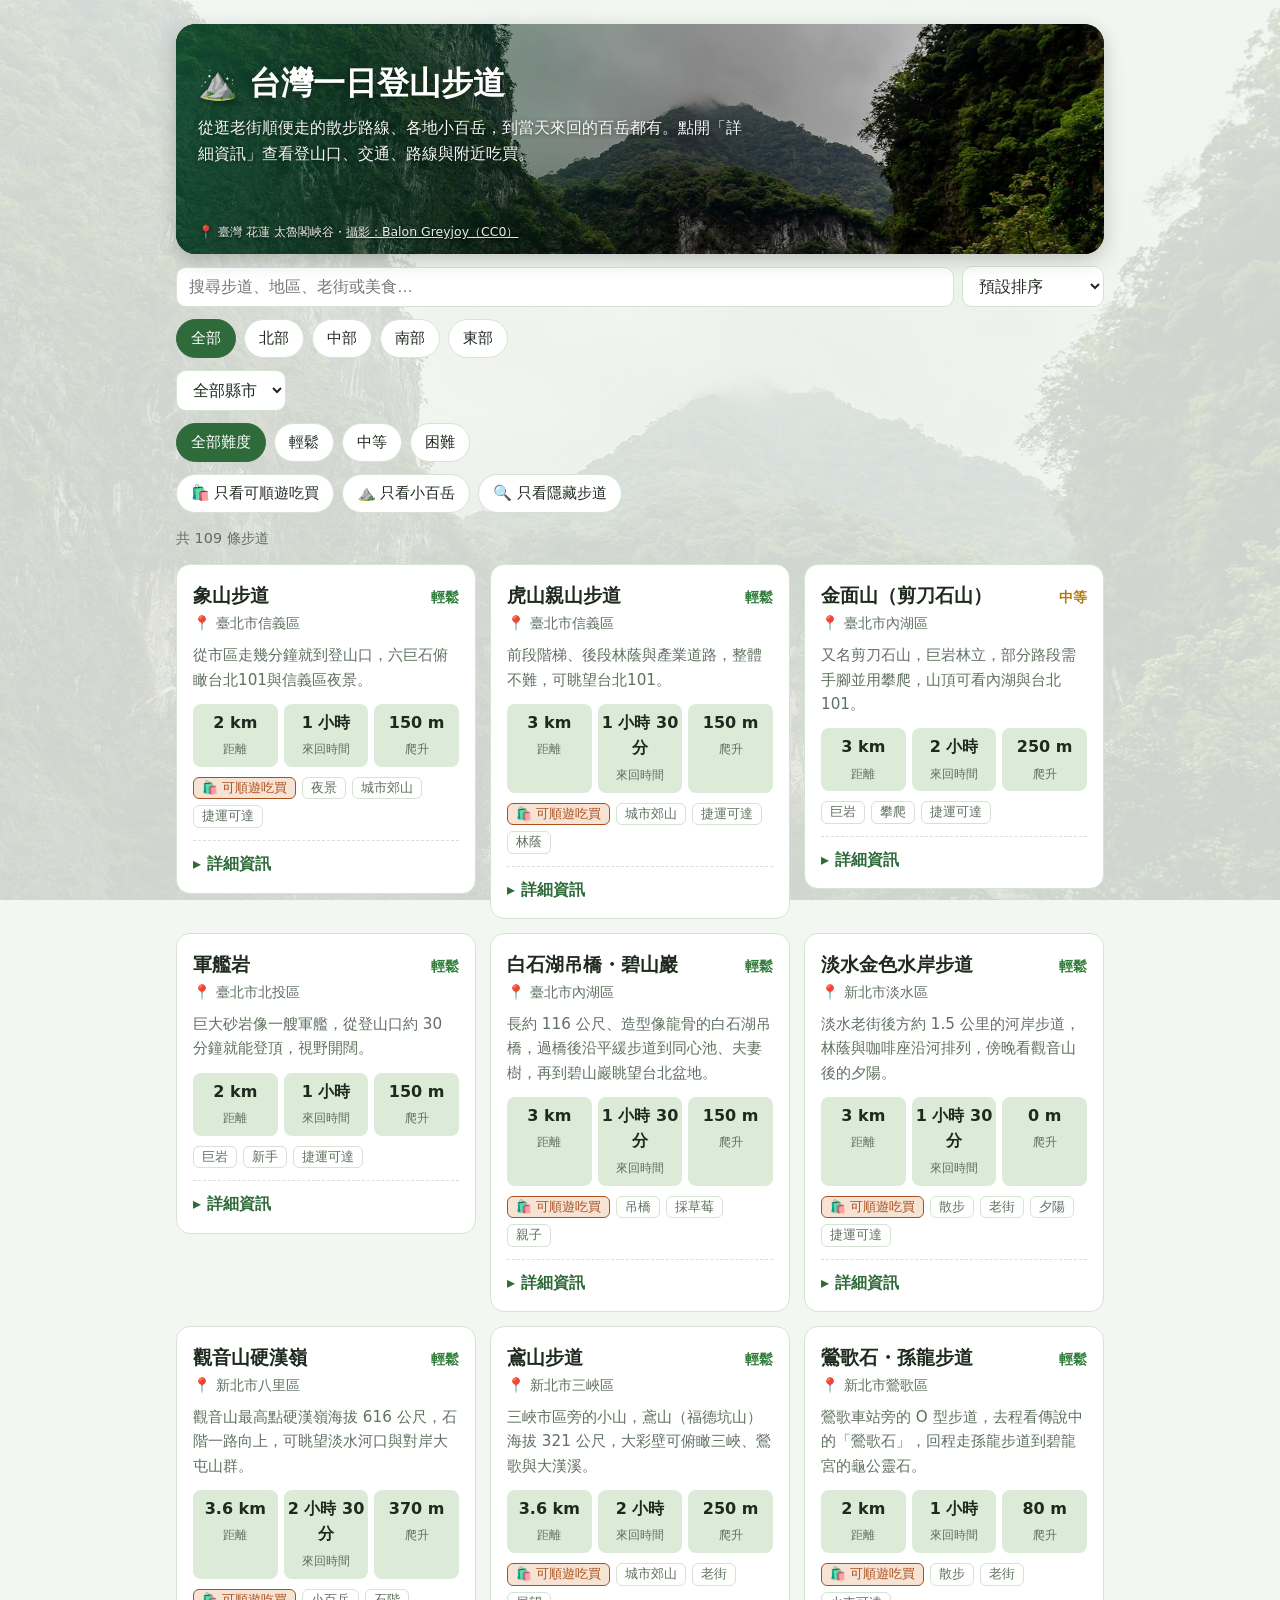
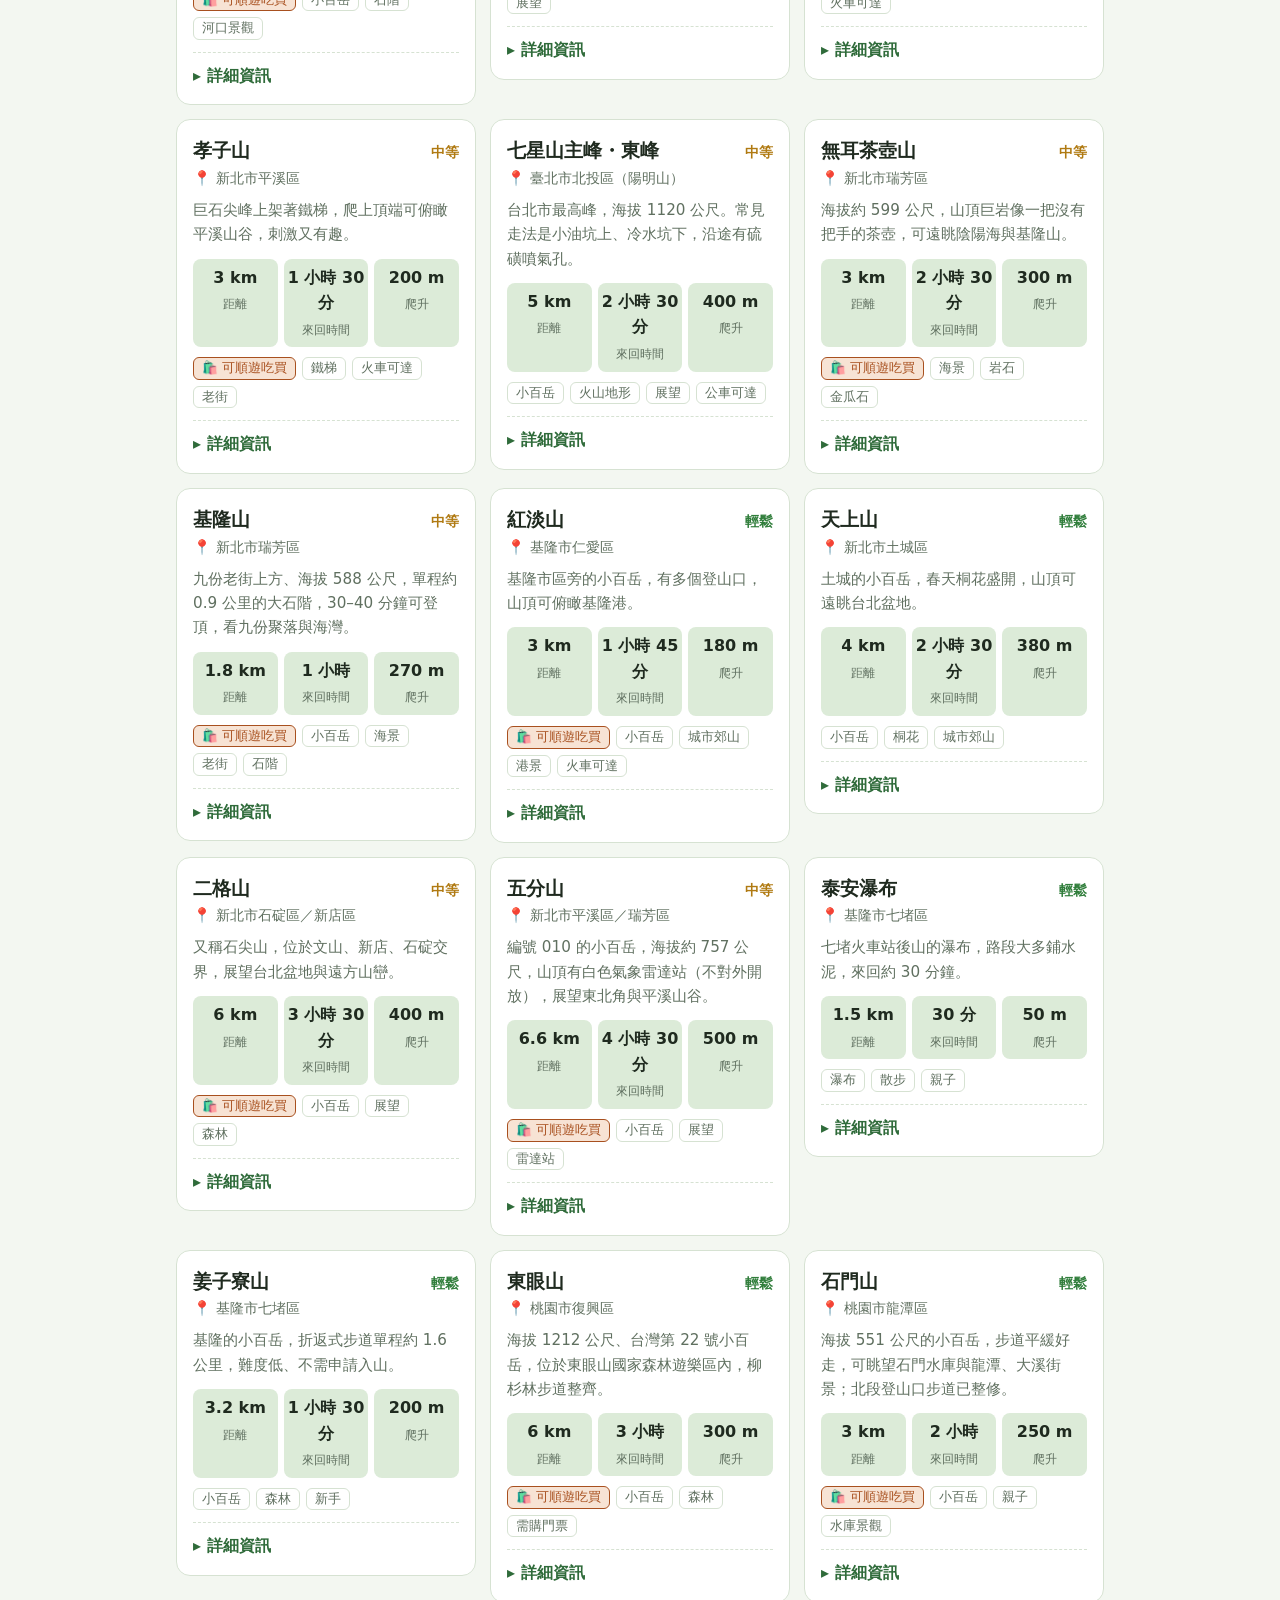
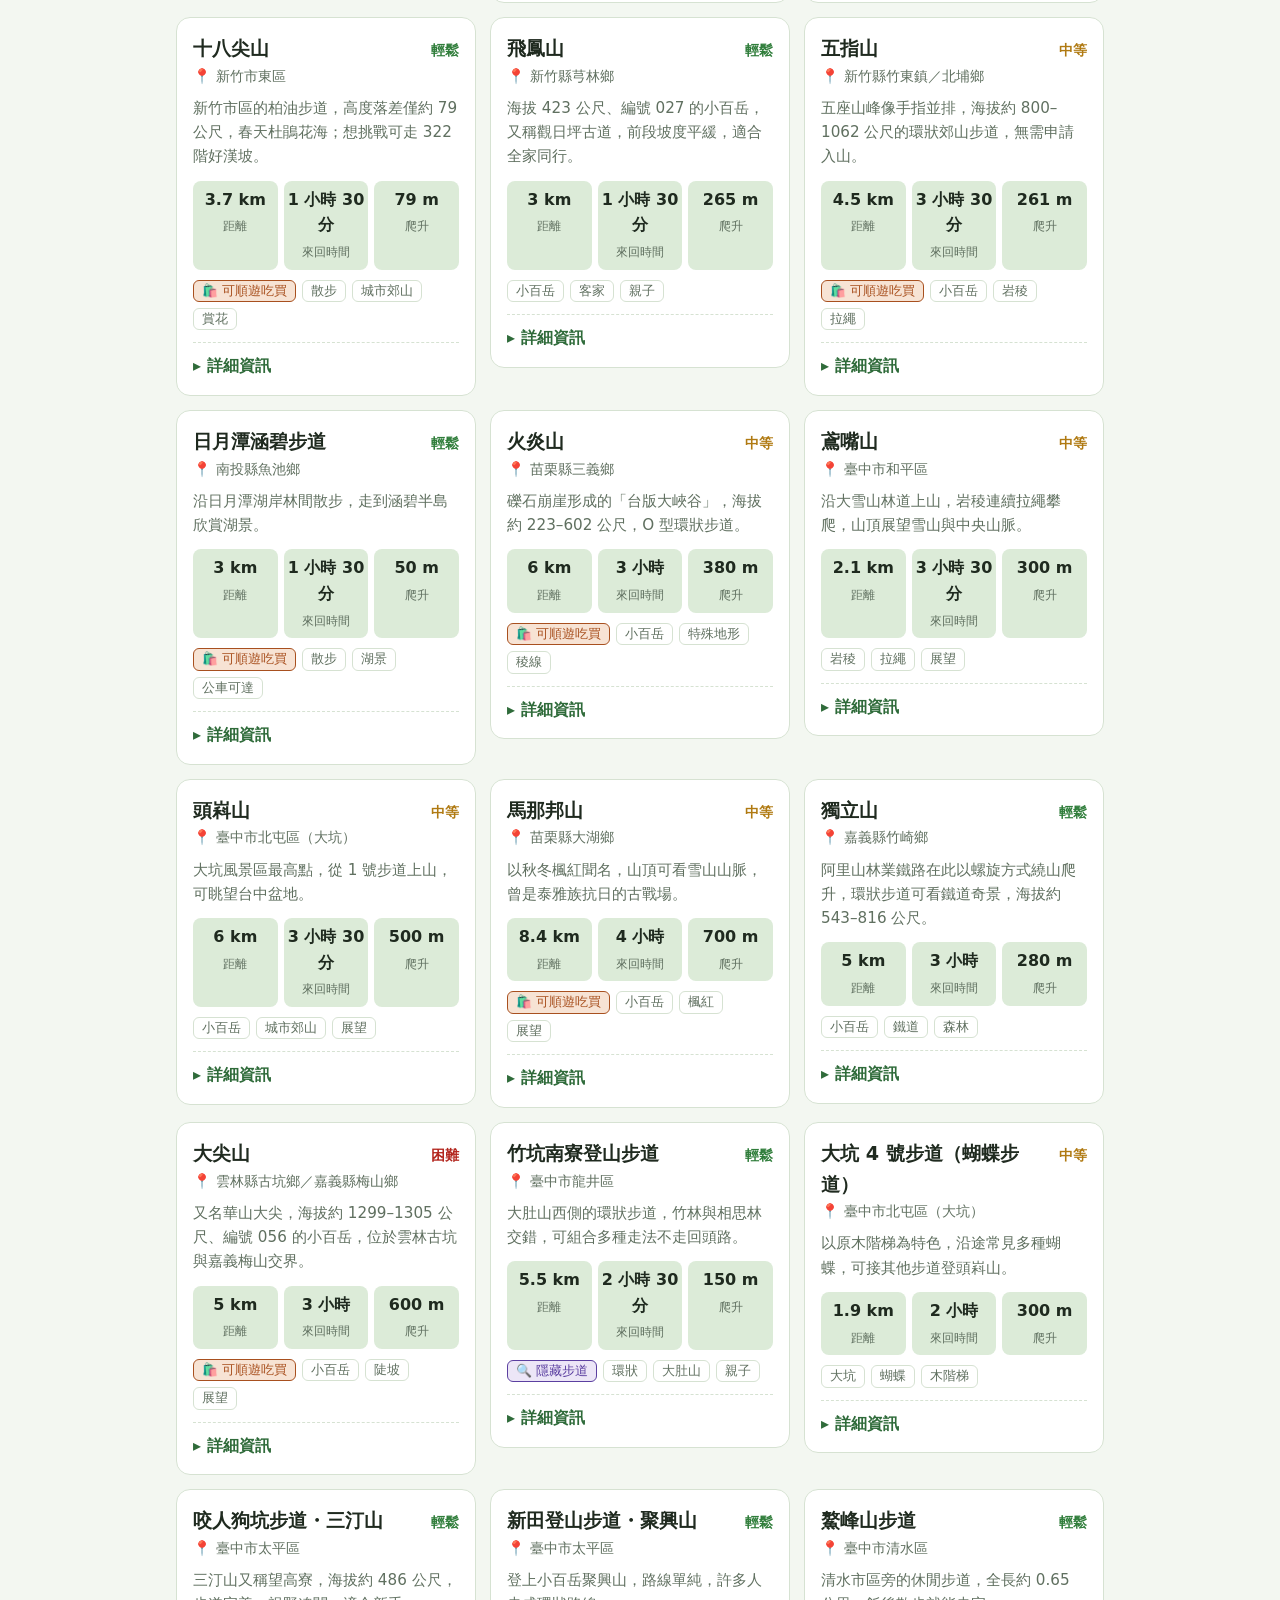
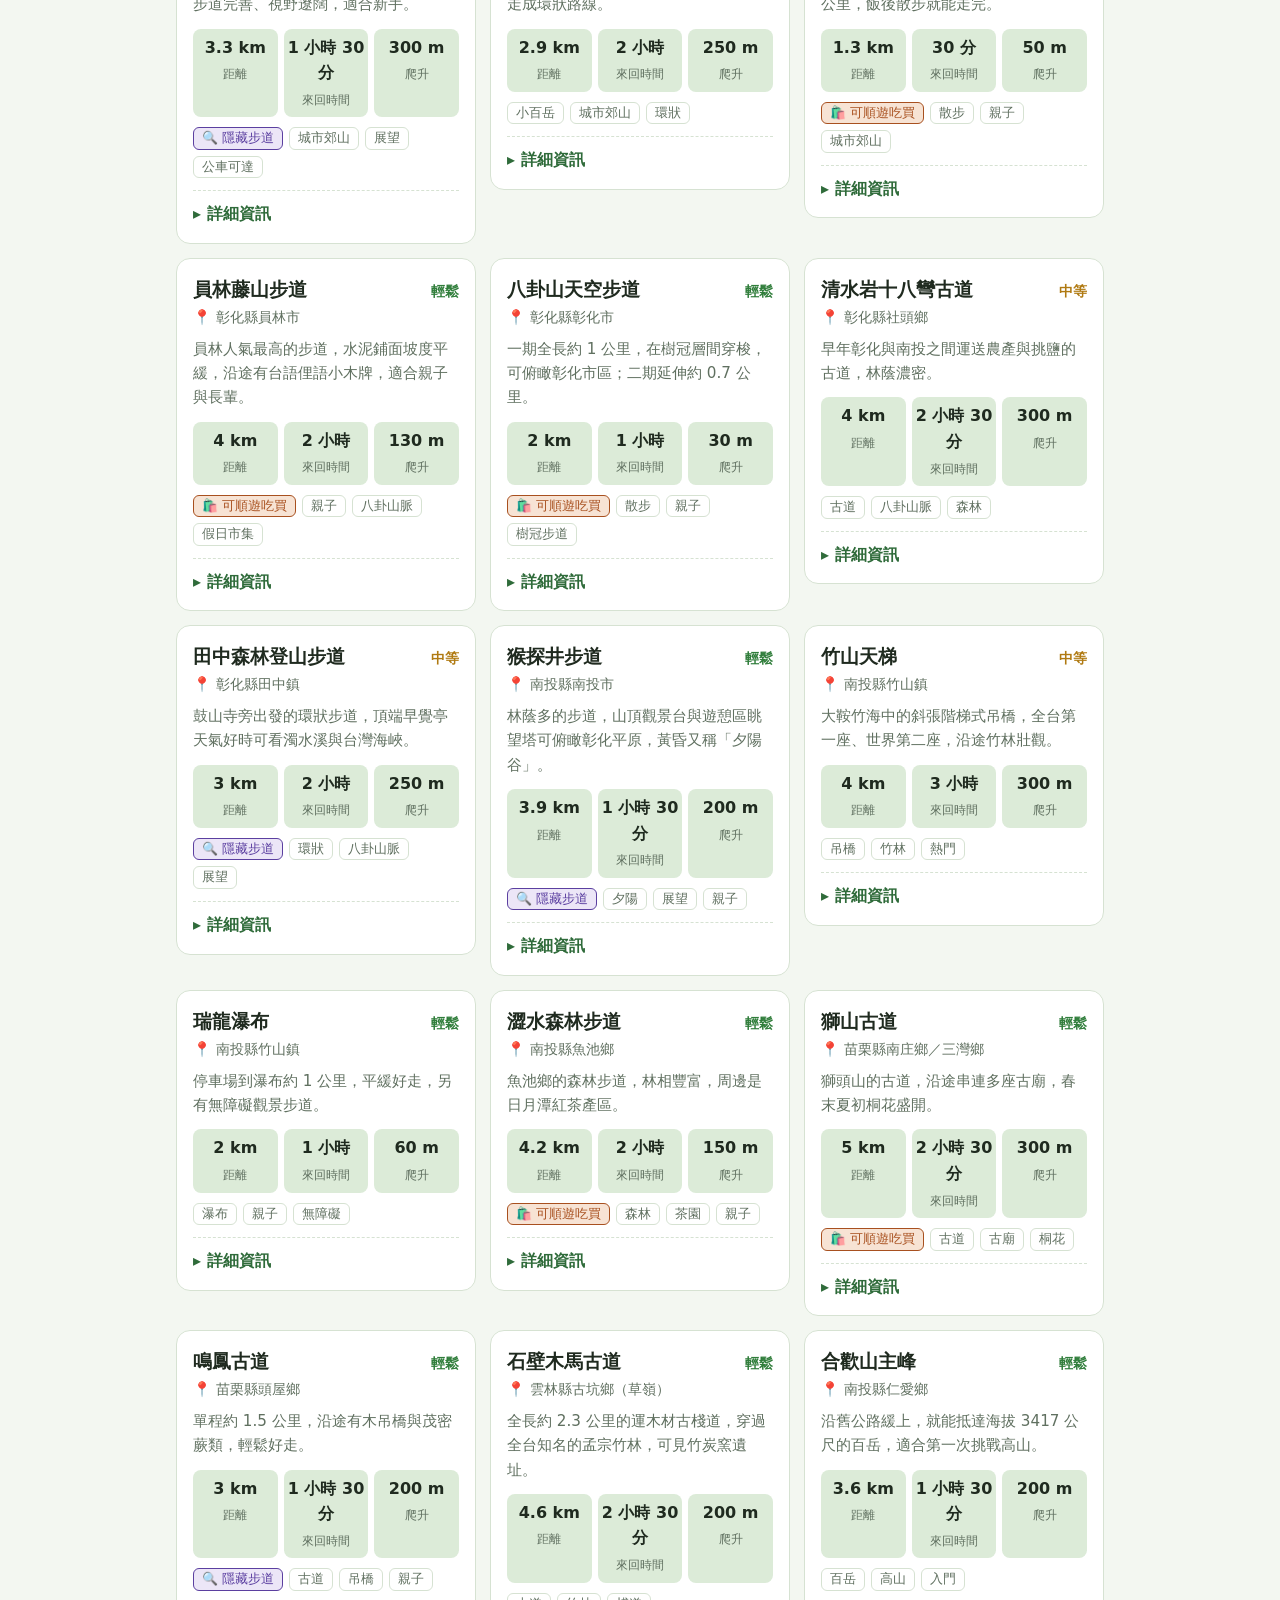
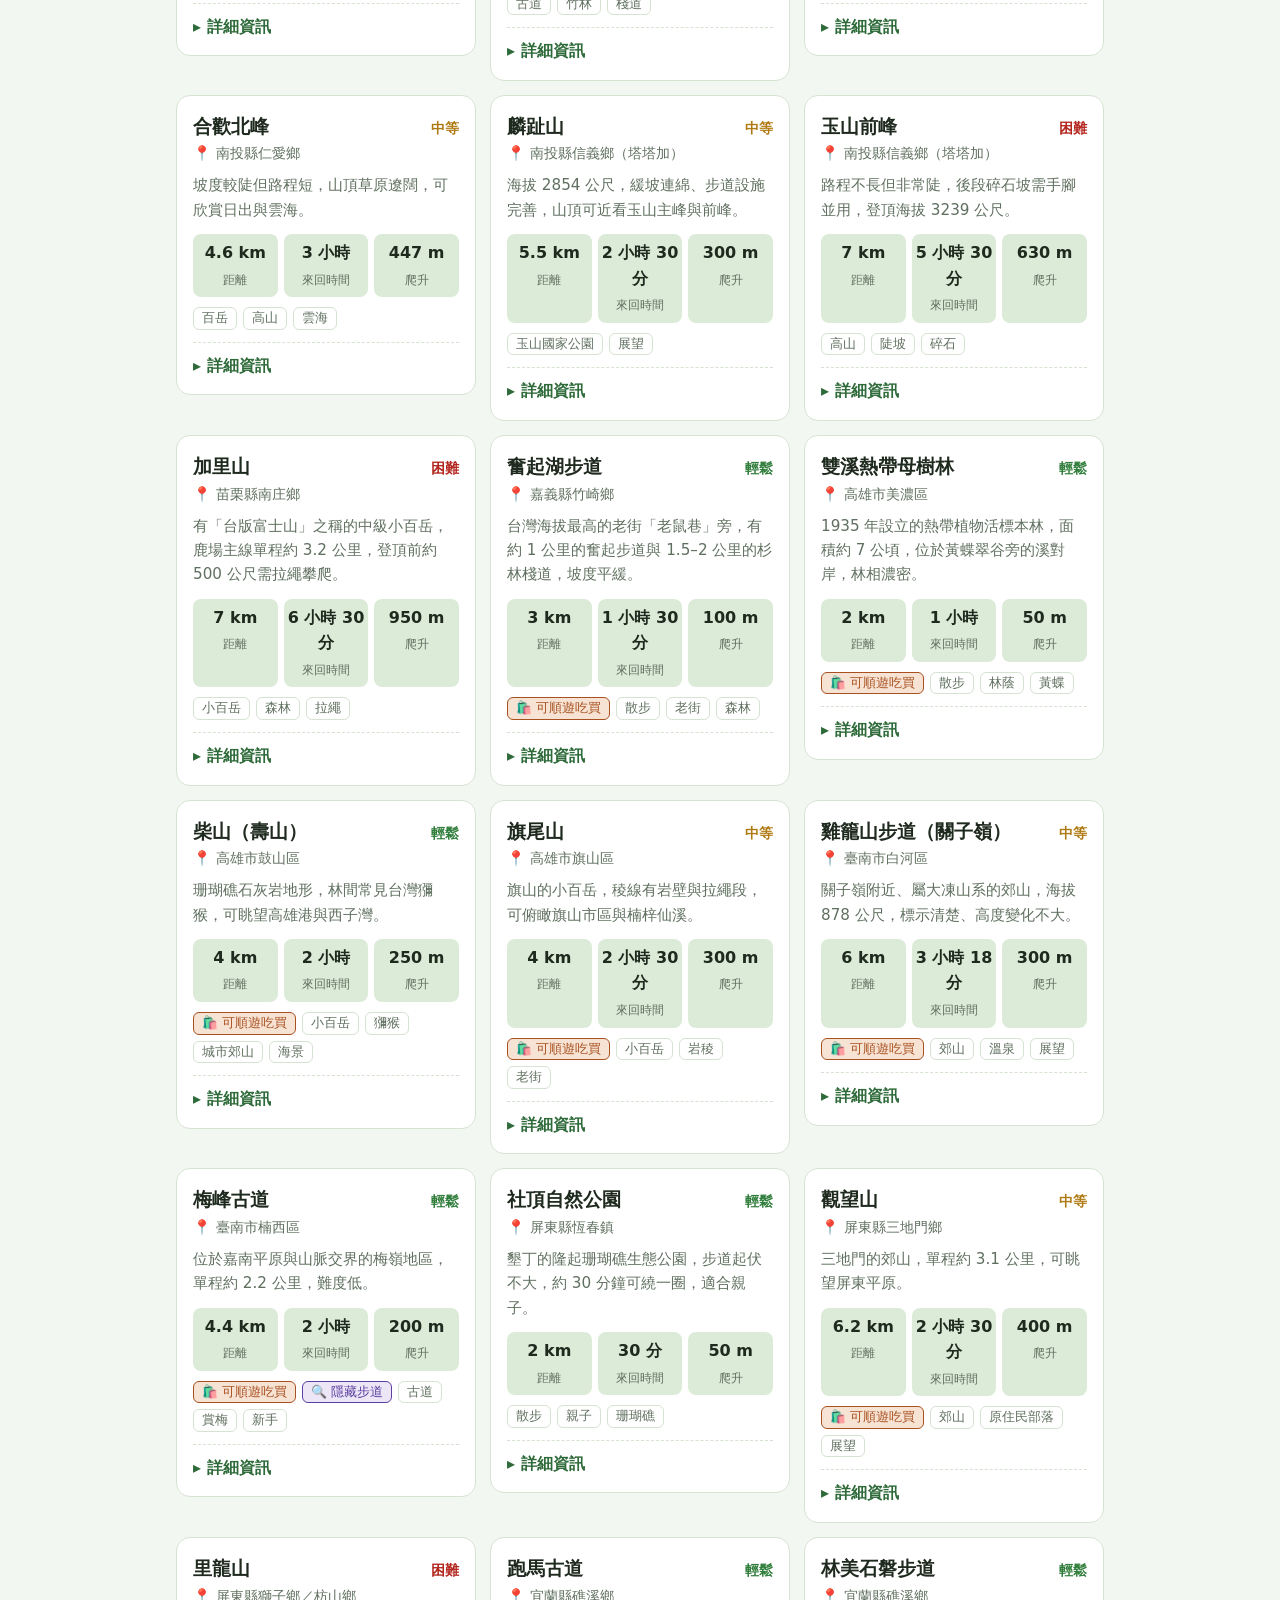
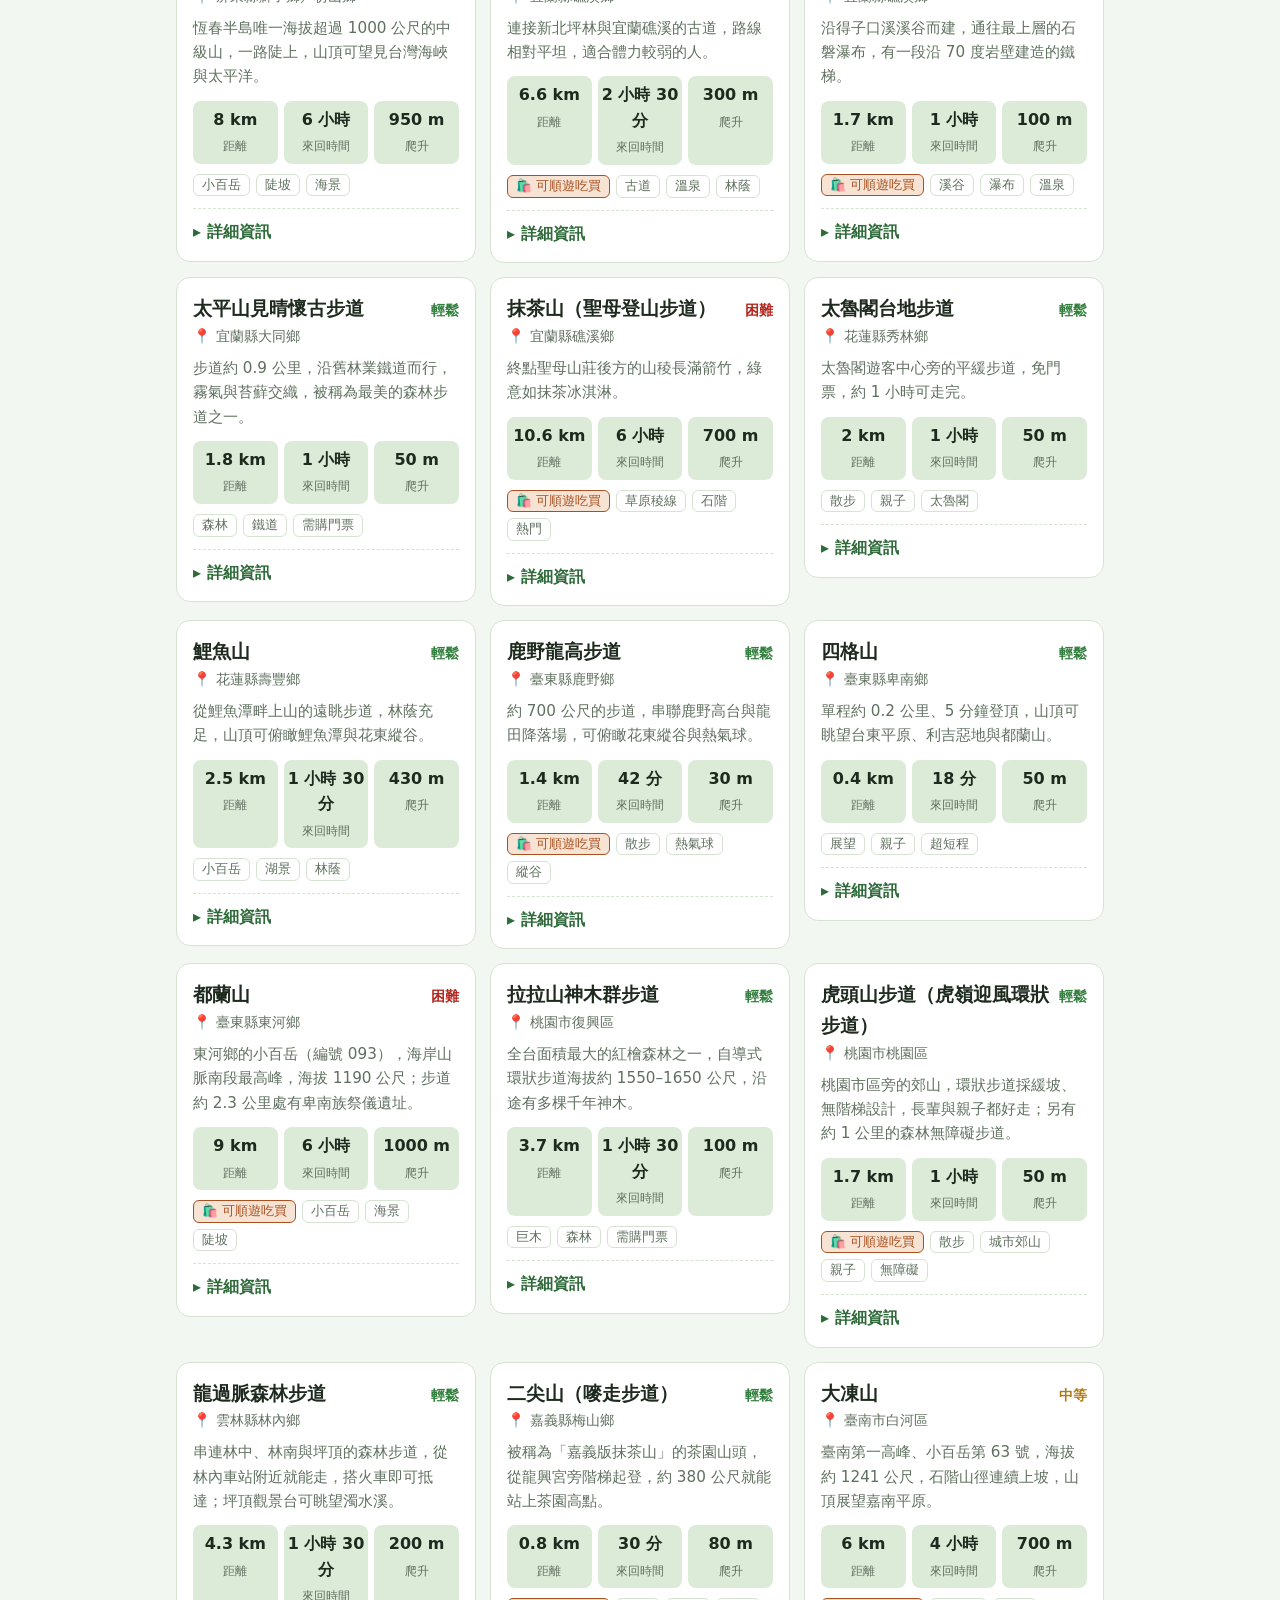
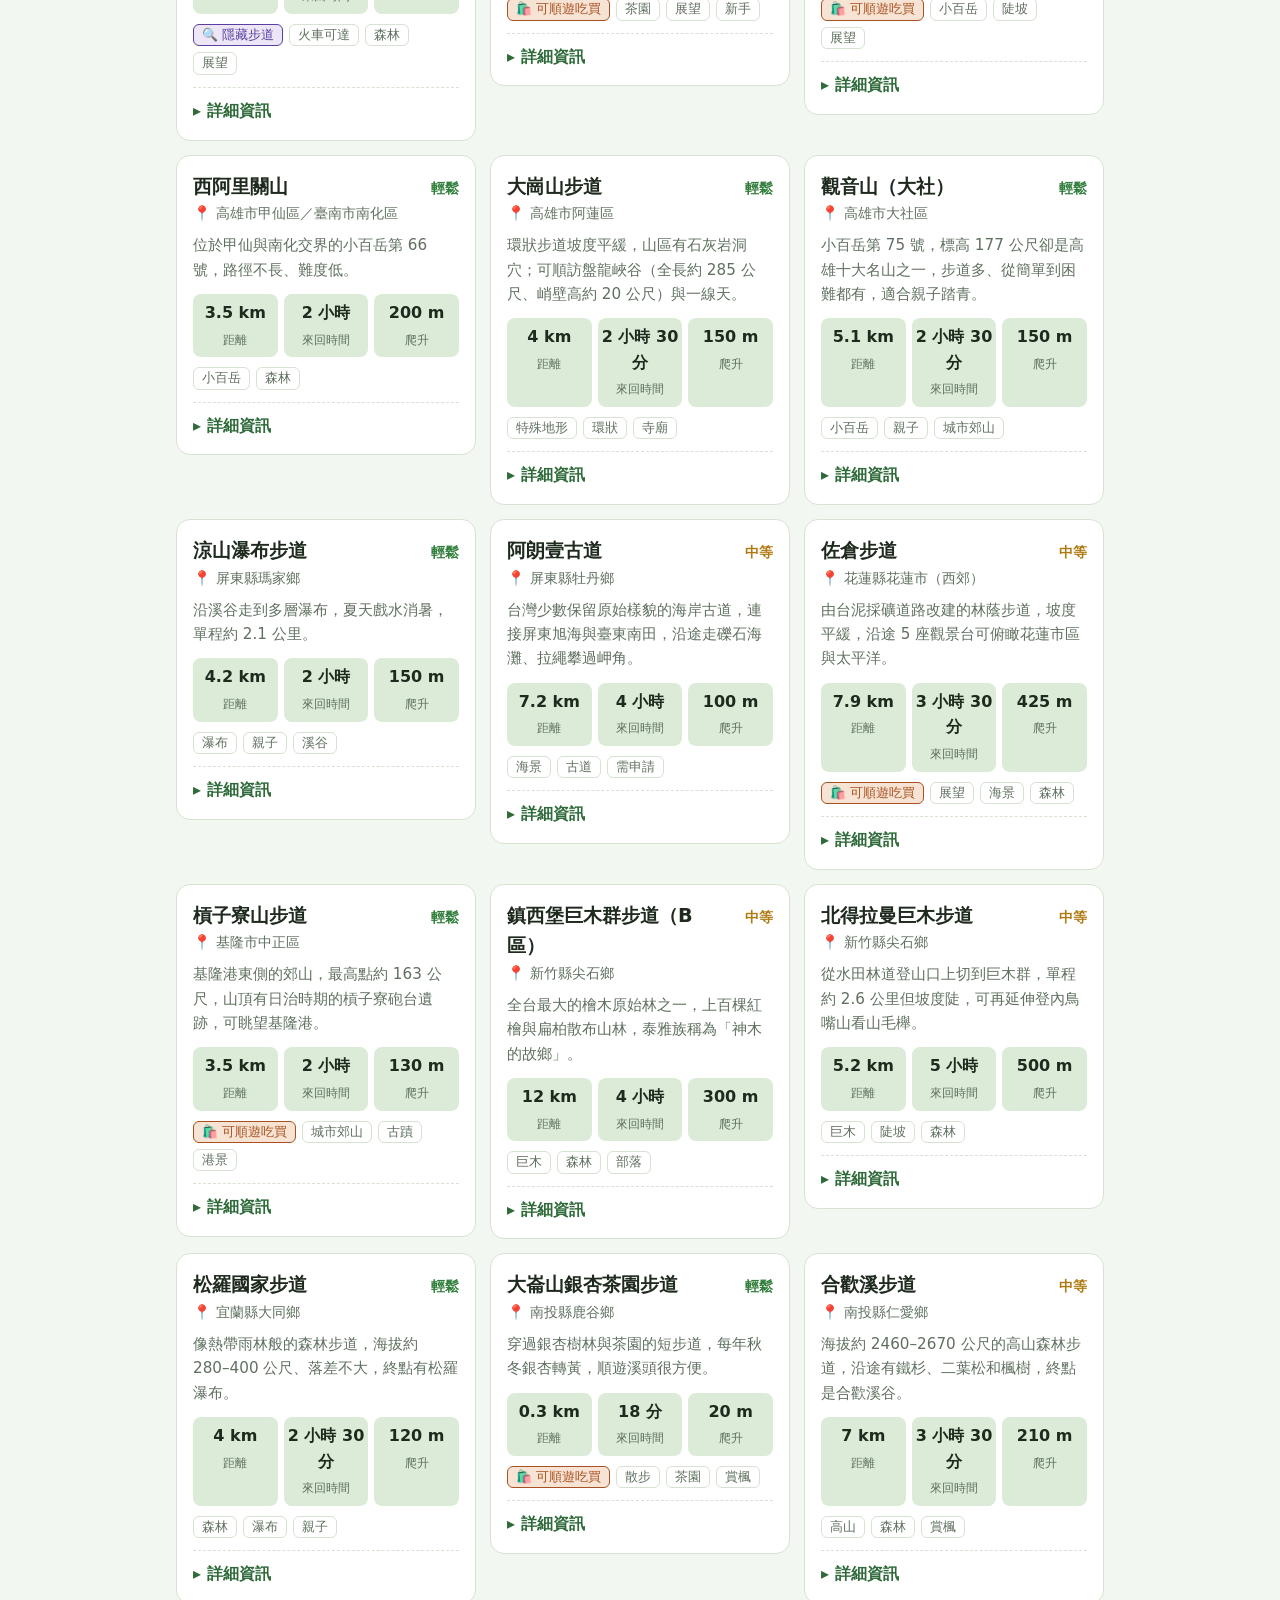
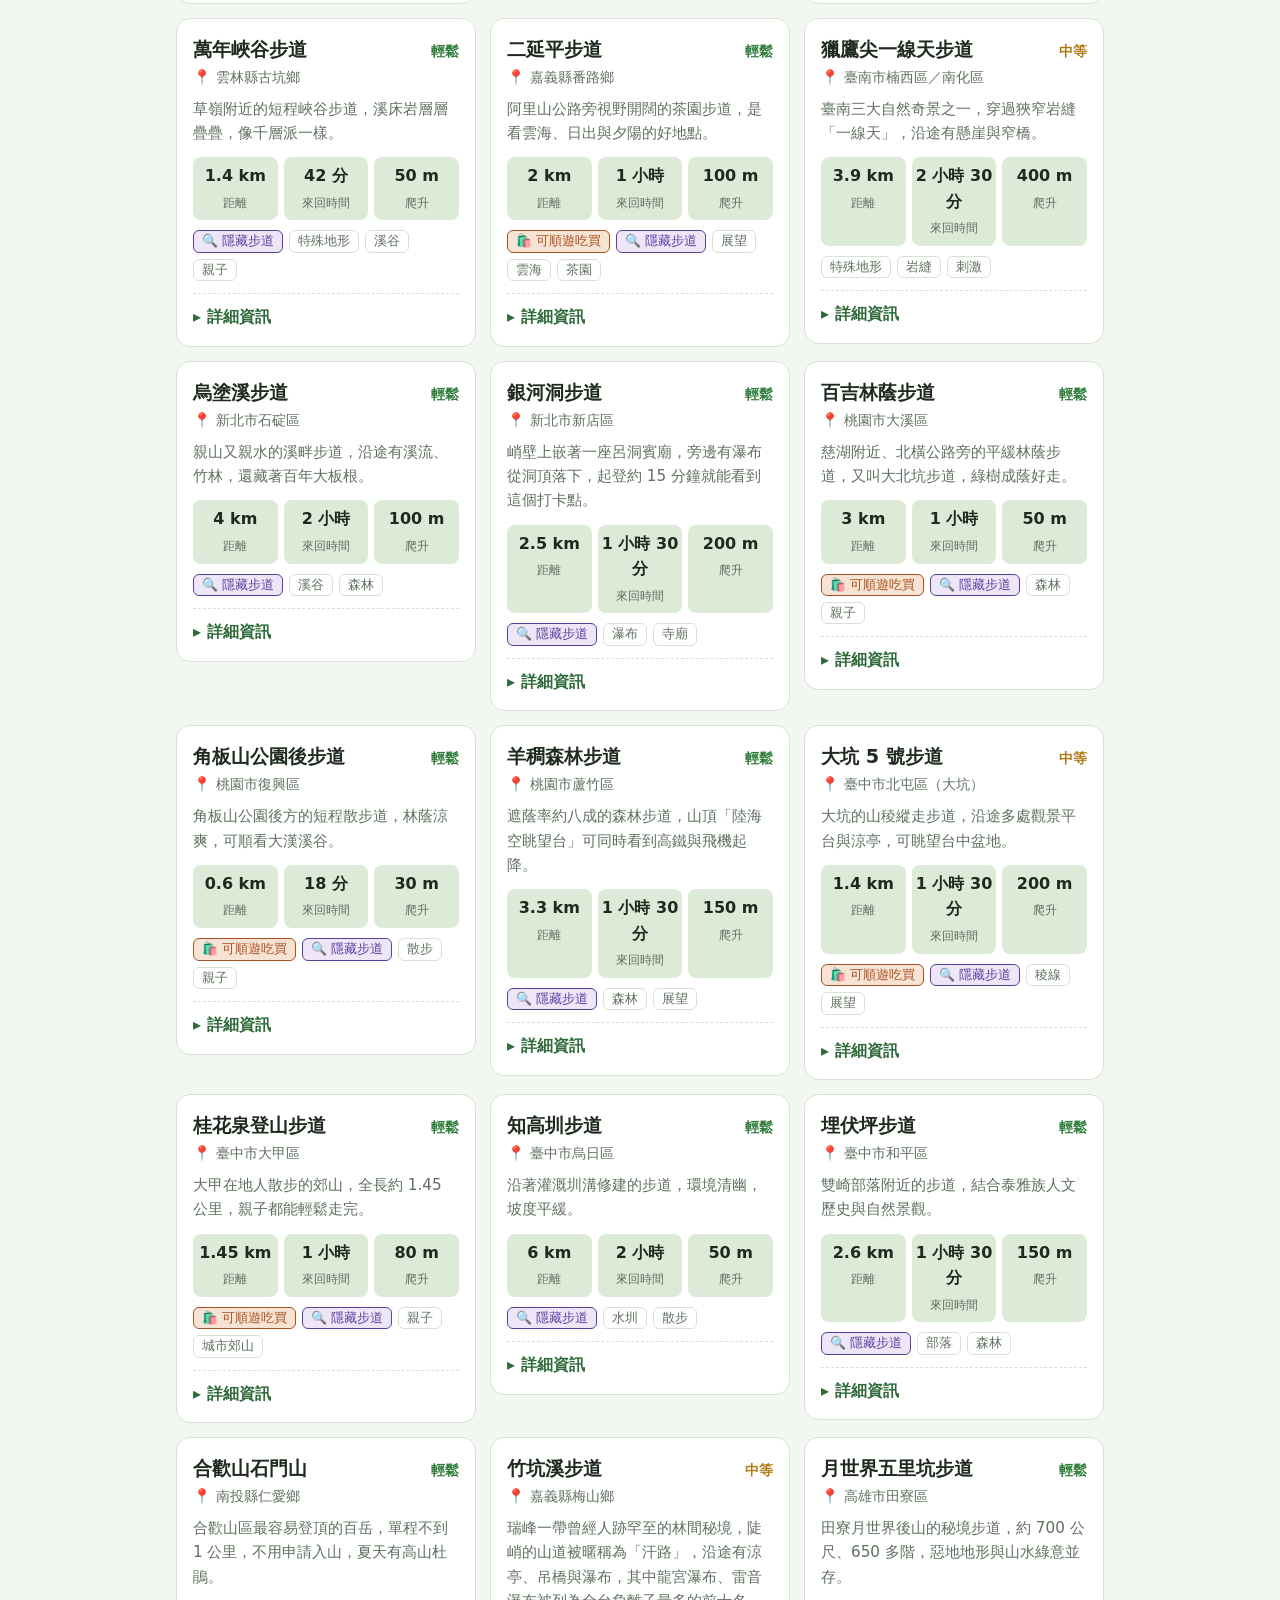
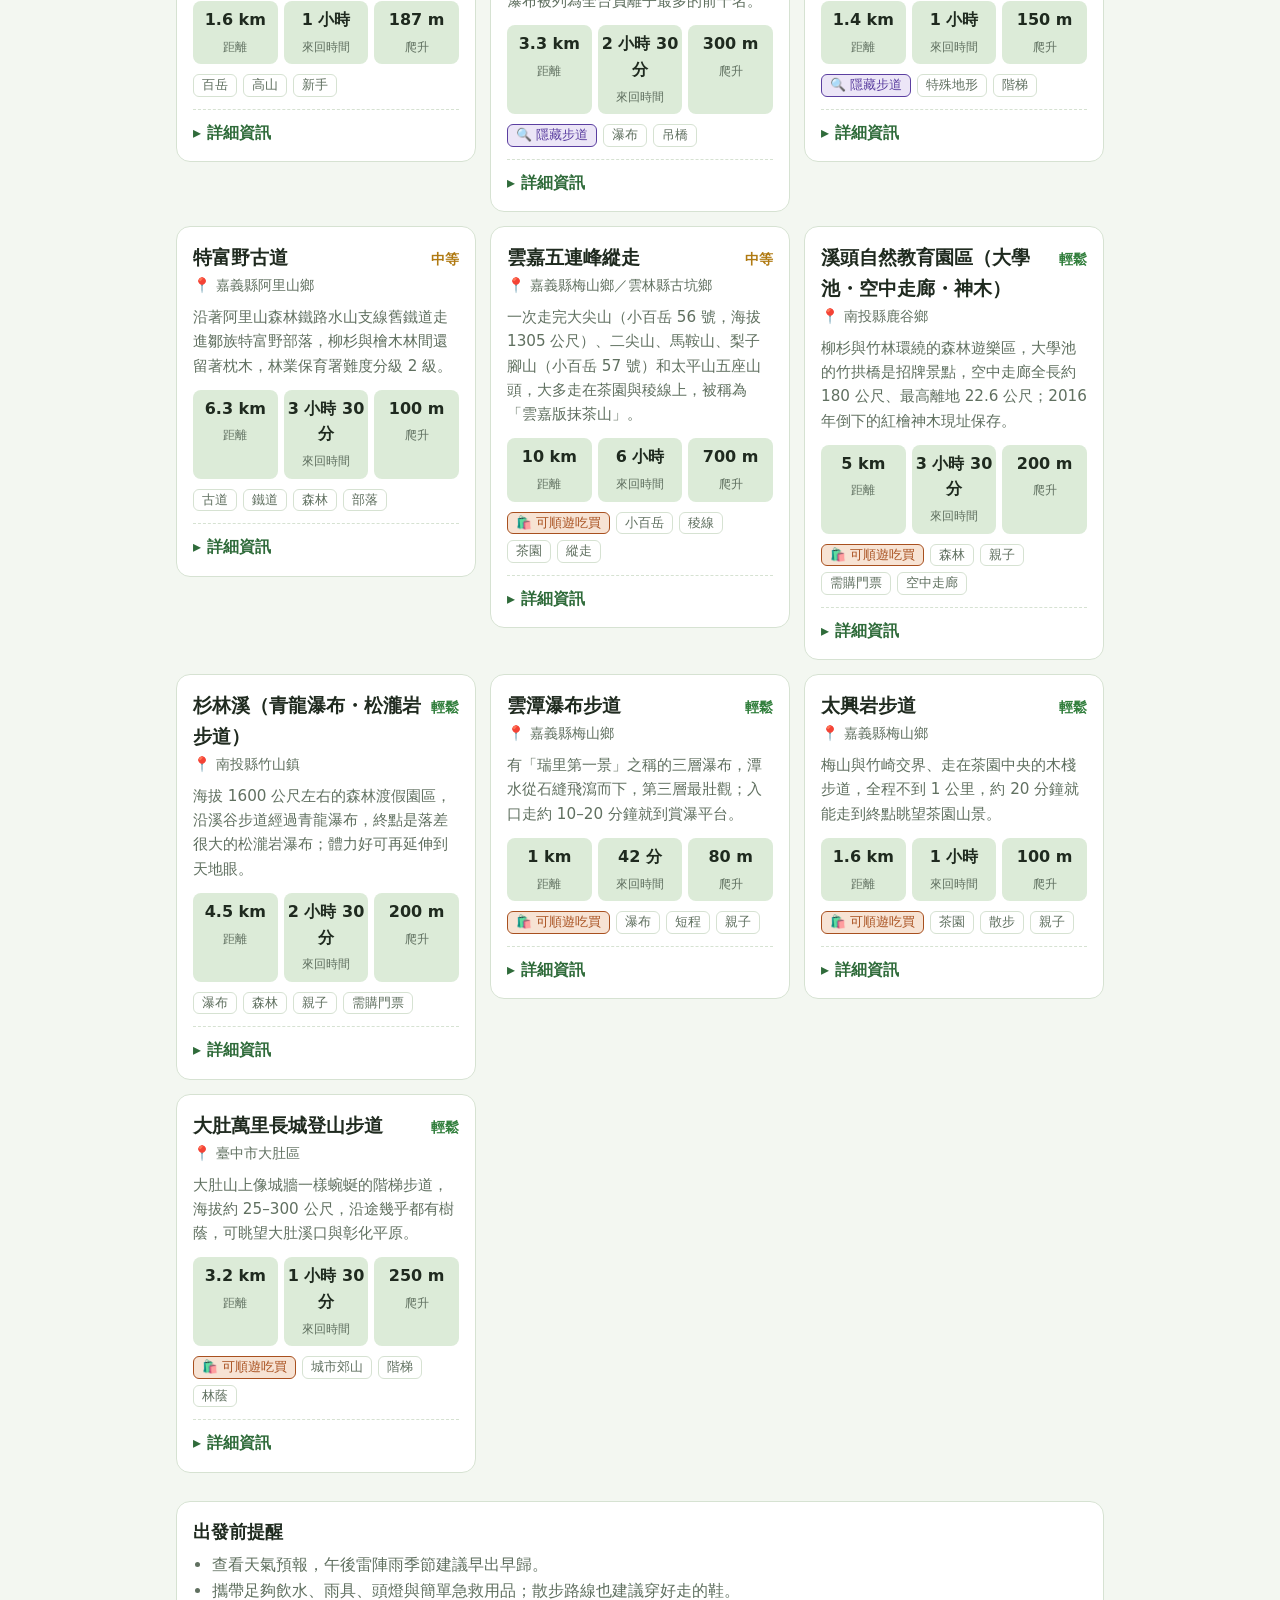
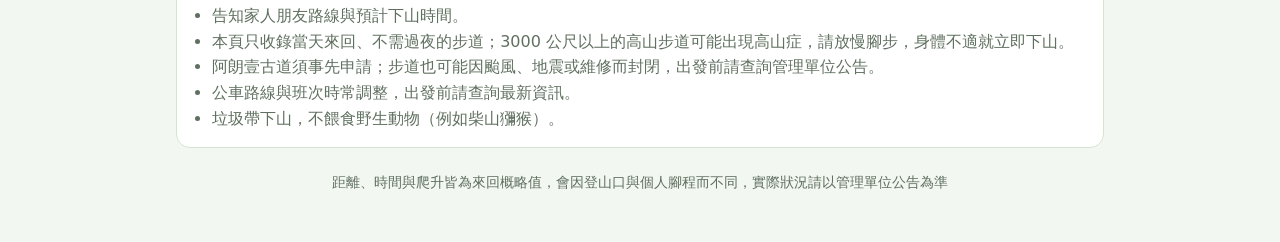
<file: trails/index.html>
<!doctype html>
<html lang="zh-Hant">
<head>
  <meta charset="utf-8">
  <meta name="viewport" content="width=device-width, initial-scale=1">
  <meta name="page-version" content="2026-11-21-10">
  <meta name="theme-color" content="#2f6b3a">
  <title>台灣一日登山步道</title>
  <style>
    :root {
      --bg: #f3f7f1; --card: #ffffff; --text: #1f2a1f; --muted: #607060;
      --accent: #2f6b3a; --accent-soft: #dcebd8; --line: #d6e2d2;
      --easy: #2f7d3a; --mid: #b07a12; --hard: #b3261e; --shop: #a8501f; --shop-soft: #f7e3d4;
    }
    @media (prefers-color-scheme: dark) {
      :root { --bg: #141a15; --card: #1f2820; --text: #e6efe4; --muted: #a3b3a1;
              --accent: #7cc48a; --accent-soft: #2a3d2d; --line: #324034;
              --easy: #7cc48a; --mid: #e0b04a; --hard: #f07a70; --shop: #f0a374; --shop-soft: #43301f; }
    }
    * { box-sizing: border-box; }
    body { margin: 0; background: var(--bg); color: var(--text);
           font-family: system-ui, "PingFang TC", "Noto Sans TC", "Microsoft JhengHei", sans-serif; line-height: 1.6; }
    main { max-width: 960px; margin: 0 auto; padding: 24px 16px 48px; }
    .page-bg { position: fixed; inset: 0; z-index: -2; background: center / cover no-repeat;
                transition: background-image .8s; }
    .page-bg::after { content: ""; position: absolute; inset: 0; background: var(--bg); opacity: .86; }
    header { position: relative; overflow: hidden; border-radius: 20px; padding: 34px 22px 52px; min-height: 230px;
             background: #333; color: #fff; box-shadow: 0 6px 20px rgba(0,0,0,.2); isolation: isolate; }
    .hero-img { position: absolute; inset: 0; z-index: -2; background: center / cover no-repeat;
                opacity: 0; transition: opacity 1.4s ease; }
    .hero-img.show { opacity: 1; }
    header::before { content: ""; position: absolute; inset: 0; z-index: -1;
                     background: linear-gradient(100deg, rgba(20,90,60,.78) 0%, rgba(0,0,0,.35) 55%, rgba(0,0,0,.05) 100%); }
    header h1 { position: relative; margin: 0; font-size: 2rem; text-shadow: 0 2px 8px rgba(0,0,0,.45); }
    header p { position: relative; margin: 6px 0 0; color: rgba(255,255,255,.96); max-width: 34em;
               text-shadow: 0 1px 4px rgba(0,0,0,.5); }
    .credit { position: absolute; left: 22px; right: 22px; bottom: 12px; font-size: .78rem; color: rgba(255,255,255,.9);
              text-shadow: 0 1px 3px rgba(0,0,0,.7); white-space: nowrap; overflow: hidden; text-overflow: ellipsis; }
    .credit a { color: inherit; }
    @media (max-width: 720px) { header { padding: 26px 18px 52px; } header h1 { font-size: 1.6rem; }
      header::before { background: linear-gradient(180deg, rgba(20,90,60,.78) 0%, rgba(0,0,0,.45) 100%); } .credit { left: 18px; right: 18px; } }
    .toolbar { display: flex; flex-wrap: wrap; gap: 8px; margin: 12px 0 0; align-items: center; }
    .toolbar input, .toolbar select { padding: 10px 12px; border: 1px solid var(--line); border-radius: 10px;
                     background: var(--card); color: var(--text); font-size: 1rem; }
    .toolbar input { flex: 1 1 200px; }
    .chip { border: 1px solid var(--line); background: var(--card); color: var(--text); border-radius: 999px;
            padding: 8px 14px; font-size: .95rem; cursor: pointer; }
    .chip[aria-pressed="true"] { background: var(--accent); border-color: var(--accent); color: #fff; }
    .chip.shop-toggle[aria-pressed="true"] { background: var(--shop); border-color: var(--shop); }
    .count { color: var(--muted); font-size: .9rem; margin-top: 14px; }
    .grid { display: grid; grid-template-columns: repeat(auto-fill, minmax(280px, 1fr)); gap: 14px; margin-top: 8px; align-items: start; }
    .card { background: var(--card); border: 1px solid var(--line); border-radius: 14px; padding: 16px; }
    .card .top { display: flex; justify-content: space-between; align-items: baseline; gap: 8px; }
    .card h2 { margin: 0; font-size: 1.2rem; }
    .level { font-size: .85rem; font-weight: 700; white-space: nowrap; }
    .level.easy { color: var(--easy); } .level.mid { color: var(--mid); } .level.hard { color: var(--hard); }
    .area { color: var(--muted); font-size: .9rem; }
    .card .desc { margin: 8px 0 0; color: var(--muted); font-size: .95rem; }
    .stats { display: grid; grid-template-columns: repeat(3, 1fr); gap: 6px; margin-top: 12px; text-align: center; }
    .stats div { background: var(--accent-soft); border-radius: 8px; padding: 6px 4px; }
    .stats b { display: block; font-size: 1rem; }
    .stats span { font-size: .75rem; color: var(--muted); }
    .tags { margin-top: 10px; display: flex; flex-wrap: wrap; gap: 6px; }
    .tags span { border: 1px solid var(--line); border-radius: 6px; padding: 0 8px; font-size: .8rem; color: var(--muted); }
    .tags span.hid { border-color: #5b3fa0; background: #ece6f7; color: #5b3fa0; }
    @media (prefers-color-scheme: dark) { .tags span.hid { background: #2e2445; color: #c9b8f0; border-color: #8a72c9; } }
    .tags span.shop { border-color: var(--shop); background: var(--shop-soft); color: var(--shop); }
    details { margin-top: 12px; border-top: 1px dashed var(--line); padding-top: 10px; }
    summary { cursor: pointer; color: var(--accent); font-weight: 600; list-style: none; }
    summary::-webkit-details-marker { display: none; }
    summary::before { content: "▸ "; }
    details[open] summary::before { content: "▾ "; }
    dl { margin: 8px 0 0; display: grid; grid-template-columns: 4.5em 1fr; gap: 6px 10px; font-size: .92rem; }
    dt { color: var(--muted); font-weight: 600; }
    dd { margin: 0; }
    dd.caution { color: var(--hard); }
    dd a { color: var(--accent); }
    .empty { color: var(--muted); text-align: center; padding: 32px 0; }
    .tips { margin-top: 28px; background: var(--card); border: 1px solid var(--line); border-radius: 14px; padding: 16px; }
    .tips h2 { margin: 0 0 6px; font-size: 1.1rem; }
    .tips ul { margin: 0; padding-left: 1.2em; color: var(--muted); }
    footer { margin-top: 24px; color: var(--muted); font-size: .85rem; text-align: center; }
  </style>
</head>
<body>
  <div class="page-bg" id="page-bg" aria-hidden="true"></div>
  <main>
    <header>
      <div class="hero-img" aria-hidden="true"></div><div class="hero-img" aria-hidden="true"></div>
      <h1>⛰️ 台灣一日登山步道</h1>
      <p>從逛老街順便走的散步路線、各地小百岳，到當天來回的百岳都有。點開「詳細資訊」查看登山口、交通、路線與附近吃買。</p>
      <div class="credit" id="credit"></div>
    </header>

    <div class="toolbar">
      <input id="search" type="search" placeholder="搜尋步道、地區、老街或美食…" aria-label="搜尋步道">
      <select id="sort" aria-label="排序方式">
        <option value="default">預設排序</option>
        <option value="distance">距離：短到長</option>
        <option value="time">時間：短到長</option>
        <option value="climb">爬升：少到多</option>
      </select>
    </div>
    <div class="toolbar" id="regions" role="group" aria-label="地區篩選"></div>
    <div class="toolbar"><select id="county" aria-label="選擇縣市"><option value="">全部縣市</option></select></div>
    <div class="toolbar" id="filters" role="group" aria-label="難度篩選"></div>
    <div class="toolbar">
      <button type="button" class="chip shop-toggle" id="shop-toggle" aria-pressed="false">🛍️ 只看可順遊吃買</button>
      <button type="button" class="chip" id="small-toggle" aria-pressed="false">⛰️ 只看小百岳</button>
      <button type="button" class="chip" id="hid-toggle" aria-pressed="false">🔍 只看隱藏步道</button>
    </div>

    <p class="count" id="count" aria-live="polite"></p>
    <section class="grid" id="list"></section>
    <p class="empty" id="empty" hidden>找不到符合的步道，換個條件試試看。</p>

    <section class="tips" aria-labelledby="tips-title">
      <h2 id="tips-title">出發前提醒</h2>
      <ul>
        <li>查看天氣預報，午後雷陣雨季節建議早出早歸。</li>
        <li>攜帶足夠飲水、雨具、頭燈與簡單急救用品；散步路線也建議穿好走的鞋。</li>
        <li>告知家人朋友路線與預計下山時間。</li>
        <li>本頁只收錄當天來回、不需過夜的步道；3000 公尺以上的高山步道可能出現高山症，請放慢腳步，身體不適就立即下山。</li>
        <li>阿朗壹古道須事先申請；步道也可能因颱風、地震或維修而封閉，出發前請查詢管理單位公告。</li>
        <li>公車路線與班次時常調整，出發前請查詢最新資訊。</li>
        <li>垃圾帶下山，不餵食野生動物（例如柴山獼猴）。</li>
      </ul>
    </section>

    <footer>距離、時間與爬升皆為來回概略值，會因登山口與個人腳程而不同，實際狀況請以管理單位公告為準</footer>
  </main>

  <script>
    const trails = [
      // ---- 北部 ----
      { name: "象山步道", area: "臺北市信義區", region: "北部", level: "easy", km: 2, hours: 1, climb: 150, shop: true,
        desc: "從市區走幾分鐘就到登山口，六巨石俯瞰台北101與信義區夜景。", tags: ["夜景", "城市郊山", "捷運可達"],
        start: "永春崗公園旁的象山登山口", transport: "捷運淡水信義線象山站 2 號出口，步行約 10 分鐘",
        route: "登山口 → 石階 → 一線天 → 六巨石觀景台 → 原路或經拇指山下山", nearby: "下山步行到信義商圈逛百貨，或到吳興街夜市吃小吃",
        season: "全年皆宜，黃昏上山看夕陽接夜景最熱門", caution: "全程石階，傍晚人潮多，六巨石岩石邊緣請勿攀爬過遠", source: "https://news.tvbs.com.tw/life/1494332" },
      { name: "虎山親山步道", area: "臺北市信義區", region: "北部", level: "easy", km: 3, hours: 1.5, climb: 150, shop: true,
        desc: "前段階梯、後段林蔭與產業道路，整體不難，可眺望台北101。", tags: ["城市郊山", "捷運可達", "林蔭"],
        start: "松山慈惠堂旁登山口", transport: "捷運板南線後山埤站，沿指標步行到松山慈惠堂",
        route: "後山埤站 → 松山慈惠堂 → 虎山步道 → 可接四獸山其他步道 → 下山", nearby: "下山到饒河街夜市吃胡椒餅",
        season: "全年皆宜", caution: "階梯多，雨後濕滑", source: "https://travel.yam.com/article/128593" },
      { name: "金面山（剪刀石山）", area: "臺北市內湖區", region: "北部", level: "mid", km: 3, hours: 2, climb: 250, shop: false,
        desc: "又名剪刀石山，巨岩林立，部分路段需手腳並用攀爬，山頂可看內湖與台北101。", tags: ["巨岩", "攀爬", "捷運可達"],
        start: "內湖環山路的金面山登山口", transport: "捷運文湖線西湖站，步行到登山口",
        route: "登山口 → 岩石山徑 → 剪刀石 → 觀景平台 → 原路返回", nearby: "內湖市區",
        season: "秋冬涼爽，夏天岩石曬燙", caution: "需手腳並用攀爬，新手請評估體力與膽量；雨天濕滑", source: "https://smiletaiwan.cw.com.tw/article/4390" },
      { name: "軍艦岩", area: "臺北市北投區", region: "北部", level: "easy", km: 2, hours: 1, climb: 150, shop: false,
        desc: "巨大砂岩像一艘軍艦，從登山口約 30 分鐘就能登頂，視野開闊。", tags: ["巨岩", "新手", "捷運可達"],
        start: "軍艦岩登山口（近榮總、陽明交大一帶）", transport: "捷運淡水信義線石牌站或唭哩岸站，步行到登山口",
        route: "登山口 → 石階與砂岩步道（約 30 分鐘）→ 軍艦岩頂 → 原路或接丹鳳山下山", nearby: "石牌、天母一帶",
        season: "全年皆宜，傍晚看夕陽", caution: "岩頂邊緣陡峭，勿靠近邊緣", source: "https://smiletaiwan.cw.com.tw/article/4390" },
      { name: "白石湖吊橋・碧山巖", area: "臺北市內湖區", region: "北部", level: "easy", km: 3, hours: 1.5, climb: 150, shop: true,
        desc: "長約 116 公尺、造型像龍骨的白石湖吊橋，過橋後沿平緩步道到同心池、夫妻樹，再到碧山巖眺望台北盆地。", tags: ["吊橋", "採草莓", "親子"],
        start: "碧山巖開漳聖王廟大門口公車站對面的白石湖吊橋", transport: "捷運文湖線內湖站轉乘小 2（或小 2 區間車）到碧山巖",
        route: "碧山巖 → 白石湖吊橋（免費）→ 同心池 → 夫妻樹 → 原路返回", nearby: "冬春到白石湖社區採草莓，農家也有現採蔬果、草莓冰淇淋",
        season: "12 月到隔年 4 月草莓季最熱鬧", caution: "假日停車位少，建議搭公車；農路有車輛往來", source: "https://smiletaiwan.cw.com.tw/article/4986" },
      { name: "淡水金色水岸步道", area: "新北市淡水區", region: "北部", level: "easy", km: 3, hours: 1.5, climb: 0, shop: true,
        desc: "淡水老街後方約 1.5 公里的河岸步道，林蔭與咖啡座沿河排列，傍晚看觀音山後的夕陽。", tags: ["散步", "老街", "夕陽", "捷運可達"],
        start: "捷運淡水站", transport: "捷運淡水信義線淡水站出站即是",
        route: "淡水站 → 金色水岸河岸步道 → 淡水老街 → 渡船頭（可搭渡輪或遊艇到漁人碼頭、八里）", nearby: "淡水老街的阿給、魚丸湯、魚酥、鐵蛋",
        season: "全年皆宜，秋冬傍晚夕陽最美", caution: "平坦好走，假日人潮擁擠，注意隨身物品", source: "https://www.taiwan.net.tw/m1.aspx?id=11375&sNo=0001016" },
      { name: "觀音山硬漢嶺", area: "新北市八里區", region: "北部", level: "easy", km: 3.6, hours: 2.5, climb: 370, shop: true,
        desc: "觀音山最高點硬漢嶺海拔 616 公尺，石階一路向上，可眺望淡水河口與對岸大屯山群。", tags: ["小百岳", "石階", "河口景觀"],
        start: "凌雲禪寺旁的硬漢嶺登山口（或遊客中心經風櫃斗湖步道）", transport: "搭橘 20 公車到凌雲禪寺／觀音山遊客中心",
        route: "凌雲寺 → 凌雲禪寺 → 石階 → 硬漢嶺（單程約 1.8 公里）→ 原路下山", nearby: "下山到八里左岸吃孔雀蛤、雙胞胎，可搭渡輪到淡水",
        season: "秋冬較涼爽", caution: "石階陡且長，夏季日曬強，多帶水", source: "https://blog.udn.com/cck2326/10544429" },
      { name: "鳶山步道", area: "新北市三峽區", region: "北部", level: "easy", km: 3.6, hours: 2, climb: 250, shop: true,
        desc: "三峽市區旁的小山，鳶山（福德坑山）海拔 321 公尺，大彩壁可俯瞰三峽、鶯歌與大漢溪。", tags: ["城市郊山", "老街", "展望"],
        start: "永安宮登山口", transport: "搭公車到三峽老街一帶，再步行到登山口",
        route: "永安宮登山口 → 永安宮 → 大彩壁 → 福德坑山（鳶山）→ 茅埔路登山口，約 3.55 公里環狀；只到彩壁約 10–15 分鐘", nearby: "三峽老街的金牛角麵包、藍染體驗、祖師廟",
        season: "全年皆宜", caution: "彩壁岩場勿靠近邊緣；部分路段濕滑", source: "https://supertaste.tvbs.com.tw/travel/329883" },
      { name: "鶯歌石・孫龍步道", area: "新北市鶯歌區", region: "北部", level: "easy", km: 2, hours: 1, climb: 80, shop: true,
        desc: "鶯歌車站旁的 O 型步道，去程看傳說中的「鶯歌石」，回程走孫龍步道到碧龍宮的龜公靈石。", tags: ["散步", "老街", "火車可達"],
        start: "北鶯公園（鶯歌石登山步道入口）", transport: "台鐵鶯歌站步行約 8–10 分鐘",
        route: "北鶯公園 → 鶯歌石步道 → 鶯歌石 → 孫龍步道 → 碧龍宮（龜公靈石）→ 返回市區", nearby: "鶯歌老街逛陶瓷、玩手拉坯，或參觀新北市立鶯歌陶瓷博物館",
        season: "全年皆宜", caution: "坡度平緩、樹蔭多，部分路段有石階", source: "https://smiletaiwan.cw.com.tw/article/8085" },
      { name: "孝子山", area: "新北市平溪區", region: "北部", level: "mid", km: 3, hours: 1.5, climb: 200, shop: true,
        desc: "巨石尖峰上架著鐵梯，爬上頂端可俯瞰平溪山谷，刺激又有趣。", tags: ["鐵梯", "火車可達", "老街"],
        start: "平溪老街公廁旁登山口", transport: "台鐵平溪線平溪站步行約 15 分鐘",
        route: "平溪老街 → 登山口（單程約 1.5 公里，約 30 分鐘）→ 慈母峰 → 孝子山（可再接普陀山）→ 下山", nearby: "平溪老街吃香腸、放天燈，可搭平溪線到十分瀑布",
        season: "全年皆宜，雨天鐵梯濕滑不建議", caution: "頂端鐵梯陡直且只容一人，懼高者請量力", source: "https://newtaipei.travel/administration/file/3349" },
      { name: "七星山主峰・東峰", area: "臺北市北投區（陽明山）", region: "北部", level: "mid", km: 5, hours: 2.5, climb: 400, shop: false,
        desc: "台北市最高峰，海拔 1120 公尺。常見走法是小油坑上、冷水坑下，沿途有硫磺噴氣孔。", tags: ["小百岳", "火山地形", "展望", "公車可達"],
        start: "小油坑遊客服務站", transport: "陽明山公車總站轉 108 遊園公車到小油坑（皇家客運 1717 可直達但班次少）；回程冷水坑可搭小 15 回捷運劍潭站",
        route: "小油坑 → 七星山主峰（單程約 1.6 公里，最短路線）→ 東峰 → 夢幻湖 → 冷水坑（約 2.5 小時）", nearby: "冷水坑可泡足湯；春天可到竹子湖賞海芋",
        season: "秋冬芒花季最美，冬季東北季風強時風大", caution: "山頂風大濕冷，帶防風外套；硫磺區勿離開步道", source: "https://smiletaiwan.cw.com.tw/article/5156" },
      { name: "無耳茶壺山", area: "新北市瑞芳區", region: "北部", level: "mid", km: 3, hours: 2.5, climb: 300, shop: true,
        desc: "海拔約 599 公尺，山頂巨岩像一把沒有把手的茶壺，可遠眺陰陽海與基隆山。", tags: ["海景", "岩石", "金瓜石"],
        start: "金瓜石勸濟堂", transport: "基隆客運 1062 到「勸濟堂」站，步行約 5 分鐘到登山口；勸濟堂旁有收費停車場",
        route: "勸濟堂 → 石階與碎石路 → 朝寶亭 → 拉繩攀岩段 → 茶壺口（原路折返約 1–2.5 小時）", nearby: "金瓜石黃金博物館，或到九份老街吃芋圓",
        season: "秋季芒花，晴天景色最好", caution: "茶壺頂因地質易崩塌，現場有禁止進入告示；拉繩段濕滑時勿上，建議穿包覆性好的鞋", source: "https://bunnyann.tw/bunnyann504/" },
      { name: "基隆山", area: "新北市瑞芳區", region: "北部", level: "mid", km: 1.8, hours: 1, climb: 270, shop: true,
        desc: "九份老街上方、海拔 588 公尺，單程約 0.9 公里的大石階，30–40 分鐘可登頂，看九份聚落與海灣。", tags: ["小百岳", "海景", "老街", "石階"],
        start: "九份老街上方的基隆山登山口（離老街約 300 公尺，山下有收費停車場）", transport: "台鐵瑞芳站轉乘往九份的公車",
        route: "登山口 → 陡峭大石階 → 半山腰涼亭 → 山頂觀景平台 → 原路下山", nearby: "九份老街吃芋圓、草仔粿，喝茶看海",
        season: "11–12 月芒草季；傍晚可看九份夜景", caution: "坡度很陡、幾乎沒有遮蔽，雨後石頭滑；看夜景下山需帶頭燈", source: "https://news.tvbs.com.tw/travel/2454040" },
      // ---- 中部 ----
      { name: "紅淡山", area: "基隆市仁愛區", region: "北部", level: "easy", km: 3, hours: 1.75, climb: 180, shop: true,
        desc: "基隆市區旁的小百岳，有多個登山口，山頂可俯瞰基隆港。", tags: ["小百岳", "城市郊山", "港景", "火車可達"],
        start: "基隆市區的紅淡山登山口（有多個入口）", transport: "台鐵基隆站步行或搭市區公車",
        route: "登山口 → 林間步道 → 紅淡山頂觀景台 → 原路或另一入口下山", nearby: "下山到基隆廟口夜市吃鼎邊趖、營養三明治",
        season: "全年皆宜，基隆多雨請帶雨具", caution: "雨天步道濕滑", source: "https://vocus.cc/article/683b1d9bfd897800014f3e76" },
      { name: "天上山", area: "新北市土城區", region: "北部", level: "easy", km: 4, hours: 2.5, climb: 380, shop: false,
        desc: "土城的小百岳，春天桐花盛開，山頂可遠眺台北盆地。", tags: ["小百岳", "桐花", "城市郊山"],
        start: "承天禪寺旁的登山口", transport: "捷運土城線永寧站轉公車到承天禪寺",
        route: "承天禪寺 → 石階步道 → 天上山頂 → 可接桐花公園下山", nearby: "4–5 月到土城桐花公園賞油桐花",
        season: "4–5 月桐花季最美", caution: "石階多、石頭青苔多，雨天濕滑不建議前往", source: "https://travel.yam.com/article/136270" },
      { name: "二格山", area: "新北市石碇區／新店區", region: "北部", level: "mid", km: 6, hours: 3.5, climb: 400, shop: true,
        desc: "又稱石尖山，位於文山、新店、石碇交界，展望台北盆地與遠方山巒。", tags: ["小百岳", "展望", "森林"],
        start: "栳寮登山口（最熱門路線，另有四、五條路線）", transport: "建議開車；或從深坑搭公車再步行",
        route: "登山口 → 林間山徑 → 二格山頂 → 原路返回（可接筆架連峰）", nearby: "深坑老街吃豆腐料理、臭豆腐",
        season: "秋冬天晴視野好", caution: "部分路段陡峭有拉繩，山區岔路多請看清路標", source: "https://travel.yam.com/article/134979" },
      { name: "五分山", area: "新北市平溪區／瑞芳區", region: "北部", level: "mid", km: 6.6, hours: 4.5, climb: 500, shop: true,
        desc: "編號 010 的小百岳，海拔約 757 公尺，山頂有白色氣象雷達站（不對外開放），展望東北角與平溪山谷。", tags: ["小百岳", "展望", "雷達站"],
        start: "平溪煤礦博物園區（全程登頂，停車收費）；或開車到雷達站下方走短程", transport: "台鐵平溪線十分站一帶步行到園區，或自行開車",
        route: "煤礦博物園區 → 步道約 3.2–3.4 公里（約 2–3 小時登頂）→ 五分山頂 → 原路返回；短程從雷達站下方約 10 分鐘可到三角點", nearby: "十分老街放天燈、看十分瀑布",
        season: "秋冬芒花季", caution: "岔往三角點約 80 公尺為黏土路，雨後難走；山頂風大", source: "https://smiletaiwan.cw.com.tw/article/2642" },
      { name: "泰安瀑布", area: "基隆市七堵區", region: "北部", level: "easy", km: 1.5, hours: 0.5, climb: 50, shop: false,
        desc: "七堵火車站後山的瀑布，路段大多鋪水泥，來回約 30 分鐘。", tags: ["瀑布", "散步", "親子"],
        start: "泰安瀑布步道入口", transport: "台鐵七堵站轉計程車，或自行開車",
        route: "入口 → 水泥步道 → 泰安瀑布 → 原路返回", nearby: "可順遊姜子寮山",
        season: "雨後水量大", caution: "瀑布周邊濕滑", source: "https://vocus.cc/article/683b1d9bfd897800014f3e76" },
      { name: "姜子寮山", area: "基隆市七堵區", region: "北部", level: "easy", km: 3.2, hours: 1.5, climb: 200, shop: false,
        desc: "基隆的小百岳，折返式步道單程約 1.6 公里，難度低、不需申請入山。", tags: ["小百岳", "森林", "新手"],
        start: "山腰產業道路上的姜子寮山登山步道入口", transport: "台鐵七堵站轉計程車，或自行開車",
        route: "登山口 → 林間步道（單程約 1.6 公里）→ 姜子寮山頂 → 原路返回", nearby: "順遊泰安瀑布、姜子寮絕壁與親水公園",
        season: "秋冬，雨後瀑布水量大", caution: "林間潮濕有螞蝗，建議穿長褲", source: "https://vocus.cc/article/683b1d9bfd897800014f3e76" },
      { name: "東眼山", area: "桃園市復興區", region: "北部", level: "easy", km: 6, hours: 3, climb: 300, shop: true,
        desc: "海拔 1212 公尺、台灣第 22 號小百岳，位於東眼山國家森林遊樂區內，柳杉林步道整齊。", tags: ["小百岳", "森林", "需購門票"],
        start: "東眼山國家森林遊樂區", transport: "需自行開車，大溪出發約 1 小時；入園須購票、停車另計",
        route: "遊客中心 → 自導式步道 → 東眼山步道 → 山頂 → 原路返回", nearby: "途經大溪老街買豆干",
        season: "全年皆宜，森林涼爽", caution: "山區午後易起霧", source: "https://gofunit.com/%E6%9D%B1%E7%9C%BC%E5%B1%B1%E5%9C%8B%E5%AE%B6%E6%A3%AE%E6%9E%97%E9%81%8A%E6%A8%82%E5%8D%80/" },
      { name: "石門山", area: "桃園市龍潭區", region: "北部", level: "easy", km: 3, hours: 2, climb: 250, shop: true,
        desc: "海拔 551 公尺的小百岳，步道平緩好走，可眺望石門水庫與龍潭、大溪街景；北段登山口步道已整修。", tags: ["小百岳", "親子", "水庫景觀"],
        start: "龍潭三坑一帶的石門山登山口", transport: "自行開車，或搭往石門水庫的公車",
        route: "登山口 → 石階步道 → 石門山頂 → 原路返回", nearby: "石門水庫吃活魚料理、龍潭買花生糖",
        season: "3–5 月杜鵑與桐花", caution: "石階較陡，夏天注意防曬", source: "https://www.nownews.com/news/6210619" },
      { name: "十八尖山", area: "新竹市東區", region: "北部", level: "easy", km: 3.7, hours: 1.5, climb: 79, shop: true,
        desc: "新竹市區的柏油步道，高度落差僅約 79 公尺，春天杜鵑花海；想挑戰可走 322 階好漢坡。", tags: ["散步", "城市郊山", "賞花"],
        start: "博愛街 5 巷登山口（近花海區、停車方便）或寶山路 145 巷登山口", transport: "新竹火車站搭公車或騎 YouBike",
        route: "博愛街登山口 → 柏油環山步道 → 好漢坡 322 階 → 幸福亭（山頂）→ 繞回", nearby: "新竹城隍廟吃米粉、貢丸",
        season: "3–4 月杜鵑花季", caution: "每天清晨至上午 8 點禁止車輛進入（請以現場公告為準）", source: "https://travel.yam.com/article/123489" },
      { name: "飛鳳山", area: "新竹縣芎林鄉", region: "北部", level: "easy", km: 3, hours: 1.5, climb: 265, shop: false,
        desc: "海拔 423 公尺、編號 027 的小百岳，又稱觀日坪古道，前段坡度平緩，適合全家同行。", tags: ["小百岳", "客家", "親子"],
        start: "代勸堂登山口", transport: "需自行開車；沿路有第一至第三停車場，假日車多請早到",
        route: "代勸堂 → 石階步道 → 觀日坪 → 飛鳳山頂 → 原路返回（約 1.5 小時）；另有修心宮起登的 O 型路線約 2.5 小時", nearby: "芎林、竹東吃客家粄條",
        season: "全年皆宜", caution: "石階多，雨後濕滑", source: "https://travel.yam.com/article/123475" },
      { name: "五指山", area: "新竹縣竹東鎮／北埔鄉", region: "北部", level: "mid", km: 4.5, hours: 3.5, climb: 261, shop: true,
        desc: "五座山峰像手指並排，海拔約 800–1062 公尺的環狀郊山步道，無需申請入山。", tags: ["小百岳", "岩稜", "拉繩"],
        start: "竹林禪苑後方的拇指峰登山口（車停灶君堂停車場）", transport: "需自行開車",
        route: "竹林禪苑 → 拇指峰 → 食指峰 → 中指峰（主峰，約 2 公里）→ 無名指峰 → 小指峰 → 環狀下山（全程約 4.5 公里）；不想爬峰可走約 1 公里多的橫向步道", nearby: "北埔老街喝擂茶、買東方美人茶",
        season: "秋冬天晴", caution: "峰與峰之間有拉繩陡坡，雨天濕滑", source: "https://smiletaiwan.cw.com.tw/article/5551" },
      { name: "日月潭涵碧步道", area: "南投縣魚池鄉", region: "中部", level: "easy", km: 3, hours: 1.5, climb: 50, shop: true,
        desc: "沿日月潭湖岸林間散步，走到涵碧半島欣賞湖景。", tags: ["散步", "湖景", "公車可達"],
        start: "水社碼頭或日月潭遊客中心", transport: "台中搭台灣好行日月潭線到水社碼頭（約 2 小時）；開車可停中興路段停車場",
        route: "水社 → 湖岸步道 → 梅荷園、耶穌堂 → 涵碧半島 → 返回水社（可搭遊艇串連水社、玄光寺、伊達邵）", nearby: "水社商圈吃香菇茶葉蛋、紅茶；搭船到伊達邵老街逛",
        season: "全年皆宜，清晨湖面常有薄霧", caution: "平坦好走；假日遊客多", source: "https://www.taiwan.net.tw/m1.aspx?id=2507&sNo=0001114" },
      { name: "火炎山", area: "苗栗縣三義鄉", region: "中部", level: "mid", km: 6, hours: 3, climb: 380, shop: true,
        desc: "礫石崩崖形成的「台版大峽谷」，海拔約 223–602 公尺，O 型環狀步道。", tags: ["小百岳", "特殊地形", "稜線"],
        start: "南登山口（台 13 線約 55.3 公里處，避開自然保護區，不需入山證）", transport: "國道一號三義交流道轉台 13 線往南；或台鐵三義站轉計程車",
        route: "南登山口 → 松林石階 → 稜線觀景點 → 火炎山三角點 → O 型環狀返回（約 5.5–6.4 公里，來回約 3 小時）", nearby: "三義木雕街逛木雕、吃客家菜",
        season: "秋冬涼爽，夏天稜線無遮蔽", caution: "石階與碎石路多，建議帶登山杖；崩崖邊勿靠近，出發前查詢是否有管制", source: "https://smiletaiwan.cw.com.tw/article/4387" },
      { name: "鳶嘴山", area: "臺中市和平區", region: "中部", level: "mid", km: 2.1, hours: 3.5, climb: 300, shop: false,
        desc: "沿大雪山林道上山，岩稜連續拉繩攀爬，山頂展望雪山與中央山脈。", tags: ["岩稜", "拉繩", "展望"],
        start: "大雪山林道 27K 登山口（對面有公廁）", transport: "自行開車上大雪山林道；或假日搭豐原客運 252 到「鳶嘴山登山口」（平日停駛）",
        route: "27K 登山口上 → 岩稜拉繩段 → 鳶嘴山頂 → 27.3K 登山口下（小 O 型約 2.1 公里，3.5–4 小時）", nearby: "下山到東勢吃客家粄條",
        season: "秋冬天晴視野好", caution: "岩稜窄且危險，怕高者不宜；沿途無廁所與水源；往稍來山的路段拉繩已拆、路跡不清", source: "https://gofunit.com/%e9%b3%b6%e5%98%b4%e5%b1%b1%e6%ad%a5%e9%81%93-%ef%bd%9c%e6%9c%80%e7%be%8e%e7%9a%84%e4%b8%ad%e7%b4%9a%e5%b1%b1%e6%ad%a5%e9%81%93%ef%bc%8c%e7%99%bb%e5%b1%b1%e4%b9%9f%e6%94%80%e5%b2%a9%ef%bc%8c%e8%b6%85/" },
      { name: "頭嵙山", area: "臺中市北屯區（大坑）", region: "中部", level: "mid", km: 6, hours: 3.5, climb: 500, shop: false,
        desc: "大坑風景區最高點，從 1 號步道上山，可眺望台中盆地。", tags: ["小百岳", "城市郊山", "展望"],
        start: "大坑 1 號步道登山口", transport: "臺中市區搭公車到大坑",
        route: "1 號步道（約 1.6 公里，木梯陡上）→ 接 5 號步道 → 頭嵙山頂（海拔 859 公尺）→ 原路或接其他步道下山", nearby: "大坑泡溫泉，或到新社賞花",
        season: "秋冬涼爽", caution: "1 號步道屬挑戰級木梯段，夏天悶熱，多帶水", source: "https://travel.yam.com/article/121381" },
      { name: "馬那邦山", area: "苗栗縣大湖鄉", region: "中部", level: "mid", km: 8.4, hours: 4, climb: 700, shop: true,
        desc: "以秋冬楓紅聞名，山頂可看雪山山脈，曾是泰雅族抗日的古戰場。", tags: ["小百岳", "楓紅", "展望"],
        start: "珠湖登山口", transport: "需自行開車",
        route: "珠湖登山口 → 林間山徑（單程約 4.2 公里）→ 楓林區 → 馬那邦山頂 → 原路返回", nearby: "大湖採草莓、吃草莓冰淇淋",
        season: "11–12 月楓紅", caution: "坡度陡，雨後濕滑", source: "https://travel.yam.com/article/132886" },
      { name: "獨立山", area: "嘉義縣竹崎鄉", region: "南部", level: "easy", km: 5, hours: 3, climb: 280, shop: false,
        desc: "阿里山林業鐵路在此以螺旋方式繞山爬升，環狀步道可看鐵道奇景，海拔約 543–816 公尺。", tags: ["小百岳", "鐵道", "森林"],
        start: "樟腦寮車站一帶", transport: "搭阿里山林業鐵路到樟腦寮站（嘉義出發約 1 小時多），或自行開車",
        route: "樟腦寮車站 → 獨立山步道 → 山頂 → 觀音廟 → 經紅南坑古道、吊橋與瀑布繞回樟腦寮（體力較弱可搭火車到獨立山站再走到觀音廟）", nearby: "可搭鐵路續往奮起湖吃便當",
        season: "全年皆宜", caution: "鐵路班次少，請先查好時刻表", source: "https://smiletaiwan.cw.com.tw/article/8470" },
      { name: "大尖山", area: "雲林縣古坑鄉／嘉義縣梅山鄉", region: "中部", level: "hard", km: 5, hours: 3, climb: 600, shop: true,
        desc: "又名華山大尖，海拔約 1299–1305 公尺、編號 056 的小百岳，位於雲林古坑與嘉義梅山交界。", tags: ["小百岳", "陡坡", "展望"],
        start: "華山教育農園（10-5 步道）", transport: "需自行開車",
        route: "華山教育農園 → 10-5 步道陡階 → 大尖山三角點（約 1 小時 20 分）→ 原路返回；也可接二尖山", nearby: "華山咖啡街喝古坑咖啡",
        season: "秋冬，夏天悶熱", caution: "階梯陡、部分路段需拉繩；網路上各路線時間差異大", source: "https://vocus.cc/article/640dc505fd897800014a3bc8" },
      // ---- 中部・臺中市 ----
      { name: "竹坑南寮登山步道", area: "臺中市龍井區", region: "中部", level: "easy", km: 5.5, hours: 2.5, climb: 150, shop: false,
        desc: "大肚山西側的環狀步道，竹林與相思林交錯，可組合多種走法不走回頭路。", tags: ["隱藏步道", "環狀", "大肚山", "親子"],
        start: "國道 3 號高架橋下的竹坑南寮登山古道停車場（龍井區中沙路南寮巷）", transport: "台鐵龍井站轉市區公車到「深水」或「村內入口」站，步行約 10 分鐘",
        route: "主步道（2.4 公里）→ A 步道（0.3 公里）→ C 步道（2 公里）繞回停車場，形成 O 型環狀", nearby: "龍井、沙鹿市區吃在地小吃",
        season: "秋冬到春天", caution: "部分路段缺少遮蔭，夏天注意防曬", source: "https://gofunit.com/%E7%AB%B9%E5%9D%91%E5%8D%97%E5%AF%AE%E6%AD%A5%E9%81%93/" },
      { name: "大坑 4 號步道（蝴蝶步道）", area: "臺中市北屯區（大坑）", region: "中部", level: "mid", km: 1.9, hours: 2, climb: 300, shop: false,
        desc: "以原木階梯為特色，沿途常見多種蝴蝶，可接其他步道登頭嵙山。", tags: ["大坑", "蝴蝶", "木階梯"],
        start: "大坑 4 號步道登山口", transport: "臺中市區搭公車到大坑風景區",
        route: "4 號步道登山口 → 原木階梯 → 稜線 → 原路或接其他號步道下山", nearby: "大坑泡溫泉",
        season: "春夏蝴蝶多", caution: "原木階梯連續陡上，雨後濕滑", source: "https://taichung.travel/file/1599" },
      { name: "咬人狗坑步道・三汀山", area: "臺中市太平區", region: "中部", level: "easy", km: 3.3, hours: 1.5, climb: 300, shop: false,
        desc: "三汀山又稱望高寮，海拔約 486 公尺，步道完善、視野遼闊，適合新手。", tags: ["隱藏步道", "城市郊山", "展望", "公車可達"],
        start: "東平路 2 巷的咬人狗坑登山口", transport: "臺中火車站搭 75 或 280 號公車到「一江橋」站",
        route: "登山口 → 咬人狗坑步道 → 三汀山頂 → 原路返回", nearby: "太平市區、坪林森林公園",
        season: "全年皆宜", caution: "步道支線多（5+1 條），建議先看地圖以免迷路", source: "https://travel.yam.com/article/124097" },
      { name: "新田登山步道・聚興山", area: "臺中市太平區", region: "中部", level: "easy", km: 2.9, hours: 2, climb: 250, shop: false,
        desc: "登上小百岳聚興山，路線單純，許多人走成環狀路線。", tags: ["小百岳", "城市郊山", "環狀"],
        start: "興豐路二段龍興巷，過小西湖橋後的新田登山步道入口", transport: "建議自行開車或騎車",
        route: "登山口 → 林間步道 → 聚興山三角點 → 環狀或原路返回", nearby: "太平市區",
        season: "全年皆宜", caution: "夏天悶熱，攜帶飲水", source: "https://travel.taichung.gov.tw/file/1599/" },
      { name: "鰲峰山步道", area: "臺中市清水區", region: "中部", level: "easy", km: 1.3, hours: 0.5, climb: 50, shop: true,
        desc: "清水市區旁的休閒步道，全長約 0.65 公里，飯後散步就能走完。", tags: ["散步", "親子", "城市郊山"],
        start: "鰲峰山公園", transport: "台鐵清水站轉公車或計程車",
        route: "鰲峰山公園 → 步道 → 觀景台 → 原路返回", nearby: "清水市區吃米糕、筒仔米糕",
        season: "傍晚看夕陽", caution: "路程短，傍晚人多", source: "https://taichung.travel/file/1599" },
      // ---- 中部・彰化縣 ----
      { name: "員林藤山步道", area: "彰化縣員林市", region: "中部", level: "easy", km: 4, hours: 2, climb: 130, shop: true,
        desc: "員林人氣最高的步道，水泥鋪面坡度平緩，沿途有台語俚語小木牌，適合親子與長輩。", tags: ["親子", "八卦山脈", "假日市集"],
        start: "員南路過縣立員林運動公園約 1 公里的「藤山園停車場」", transport: "彰化客運 6925 路線到「六分寮」站",
        route: "藤山園 → 平緩水泥步道（單程約 2 公里）→ 三星宮折返；可續行到鳳鳴社區接 139 縣道、望高寮觀景平台", nearby: "假日有藤山市集；回員林市區吃肉圓",
        season: "全年皆宜，清晨傍晚較涼", caution: "假日停車位有限，可停員南路旁白線車位", source: "https://gofunit.com/%E8%97%A4%E5%B1%B1%E6%AD%A5%E9%81%93/" },
      { name: "八卦山天空步道", area: "彰化縣彰化市", region: "中部", level: "easy", km: 2, hours: 1, climb: 30, shop: true,
        desc: "一期全長約 1 公里，在樹冠層間穿梭，可俯瞰彰化市區；二期延伸約 0.7 公里。", tags: ["散步", "親子", "樹冠步道"],
        start: "八卦山大佛風景區", transport: "台鐵彰化站搭公車或計程車到八卦山",
        route: "大佛風景區 → 天空步道一期 → 二期延伸段 → 原路返回", nearby: "下山吃彰化肉圓、爌肉飯",
        season: "傍晚看夕陽與夜景", caution: "2026 年 3 月起封閉維修（原定至 8 月底），出發前請查詢是否已重新開放；地板孔洞大，不建議輪椅、嬰兒車、細跟鞋", source: "https://udn.com/news/story/7266/9343457" },
      { name: "清水岩十八彎古道", area: "彰化縣社頭鄉", region: "中部", level: "mid", km: 4, hours: 2.5, climb: 300, shop: false,
        desc: "早年彰化與南投之間運送農產與挑鹽的古道，林蔭濃密。", tags: ["古道", "八卦山脈", "森林"],
        start: "清水岩寺遊憩區", transport: "台鐵社頭站轉計程車，或自行開車",
        route: "清水岩 → 十八彎古道 → 中央嶺造林步道 → 可續接田中森林步道", nearby: "社頭清水岩生態展示中心看昆蟲標本；社頭以芭樂聞名",
        season: "全年皆宜", caution: "古道彎多坡陡，雨後濕滑", source: "https://travel.yam.com/article/127554" },
      { name: "田中森林登山步道", area: "彰化縣田中鎮", region: "中部", level: "mid", km: 3, hours: 2, climb: 250, shop: false,
        desc: "鼓山寺旁出發的環狀步道，頂端早覺亭天氣好時可看濁水溪與台灣海峽。", tags: ["隱藏步道", "環狀", "八卦山脈", "展望"],
        start: "鼓山寺旁步道入口", transport: "台鐵田中站轉計程車，或自行開車",
        route: "鼓山寺 → 環狀步道 → 早覺亭 → 繞回入口", nearby: "田中市區；可接社頭清水岩",
        season: "秋冬天晴", caution: "石階較多，請量力而行", source: "https://travel.yam.com/article/127554" },
      // ---- 中部・南投縣 ----
      { name: "猴探井步道", area: "南投縣南投市", region: "中部", level: "easy", km: 3.9, hours: 1.5, climb: 200, shop: false,
        desc: "林蔭多的步道，山頂觀景台與遊憩區眺望塔可俯瞰彰化平原，黃昏又稱「夕陽谷」。", tags: ["隱藏步道", "夕陽", "展望", "親子"],
        start: "猴探井遊憩區", transport: "需自行開車",
        route: "遊憩區 → 花園步道 → 林間步道 → 觀景台 → 返回", nearby: "遊憩區另有「微笑天梯」吊橋（與竹山天梯不同）",
        season: "傍晚看夕陽", caution: "傍晚下山請帶頭燈", source: "https://edh.tw/articles/VCoiIoD/2" },
      { name: "竹山天梯", area: "南投縣竹山鎮", region: "中部", level: "mid", km: 4, hours: 3, climb: 300, shop: false,
        desc: "大鞍竹海中的斜張階梯式吊橋，全台第一座、世界第二座，沿途竹林壯觀。", tags: ["吊橋", "竹林", "熱門"],
        start: "大鞍竹海風景區的天梯入口", transport: "需自行開車",
        route: "停車場 → 竹林步道 → 竹山天梯吊橋 → 原路返回", nearby: "竹山市區吃竹筍料理、地瓜",
        season: "全年，假日人多", caution: "上坡段較陡；吊橋可能有人數管制，出發前請查詢", source: "https://edh.tw/articles/VCoiIoD/2" },
      { name: "瑞龍瀑布", area: "南投縣竹山鎮", region: "中部", level: "easy", km: 2, hours: 1, climb: 60, shop: false,
        desc: "停車場到瀑布約 1 公里，平緩好走，另有無障礙觀景步道。", tags: ["瀑布", "親子", "無障礙"],
        start: "瑞龍瀑布停車場", transport: "需自行開車",
        route: "停車場 → 平緩步道 → 瀑布觀景台 → 原路返回", nearby: "可順遊竹山天梯",
        season: "雨後水量大", caution: "瀑布周邊岩石濕滑", source: "https://edh.tw/articles/VCoiIoD/2" },
      { name: "澀水森林步道", area: "南投縣魚池鄉", region: "中部", level: "easy", km: 4.2, hours: 2, climb: 150, shop: true,
        desc: "魚池鄉的森林步道，林相豐富，周邊是日月潭紅茶產區。", tags: ["森林", "茶園", "親子"],
        start: "澀水社區的步道入口", transport: "需自行開車，或從日月潭轉計程車",
        route: "入口 → 森林步道 → 觀景台 → 返回", nearby: "魚池鄉買日月潭紅茶、喝茶",
        season: "全年皆宜", caution: "林間潮濕，注意蚊蟲", source: "https://edh.tw/articles/VCoiIoD/2" },
      // ---- 中部・苗栗縣 ----
      { name: "獅山古道", area: "苗栗縣南庄鄉／三灣鄉", region: "中部", level: "easy", km: 5, hours: 2.5, climb: 300, shop: true,
        desc: "獅頭山的古道，沿途串連多座古廟，春末夏初桐花盛開。", tags: ["古道", "古廟", "桐花"],
        start: "獅頭山勸化堂", transport: "需自行開車，或從南庄搭計程車",
        route: "勸化堂 → 獅頭段 → 沿途古廟 → 獅尾段（可原路返回或請人接駁）", nearby: "南庄老街吃桂花湯圓、客家菜",
        season: "4–5 月桐花", caution: "古廟周邊石階多", source: "https://travel.yam.com/article/132886" },
      { name: "鳴鳳古道", area: "苗栗縣頭屋鄉", region: "中部", level: "easy", km: 3, hours: 1.5, climb: 200, shop: false,
        desc: "單程約 1.5 公里，沿途有木吊橋與茂密蕨類，輕鬆好走。", tags: ["隱藏步道", "古道", "吊橋", "親子"],
        start: "鳴鳳古道登山口", transport: "需自行開車",
        route: "登山口 → 木吊橋 → 蕨類步道 → 終點 → 原路返回", nearby: "可順遊明德水庫",
        season: "全年皆宜", caution: "雨後木棧道濕滑", source: "https://travel.yam.com/article/132886" },
      // ---- 中部・雲林縣 ----
      { name: "石壁木馬古道", area: "雲林縣古坑鄉（草嶺）", region: "中部", level: "easy", km: 4.6, hours: 2.5, climb: 200, shop: false,
        desc: "全長約 2.3 公里的運木材古棧道，穿過全台知名的孟宗竹林，可見竹炭窯遺址。", tags: ["古道", "竹林", "棧道"],
        start: "石壁風景區", transport: "山區大眾運輸不便，建議自行開車",
        route: "孟宗竹林步道 → 木馬古道 → 樟木林、九芎神木 → 石壁仙谷", nearby: "草嶺一帶看瀑布、峭壁地景",
        season: "全年，竹林四季皆美", caution: "2026 年 1 月石壁飯店後方曾發生火燒山，出發前請確認步道是否開放", source: "https://smiletaiwan.cw.com.tw/article/322" },
      { name: "合歡山主峰", area: "南投縣仁愛鄉", region: "中部", level: "easy", km: 3.6, hours: 1.5, climb: 200, shop: false,
        desc: "沿舊公路緩上，就能抵達海拔 3417 公尺的百岳，適合第一次挑戰高山。", tags: ["百岳", "高山", "入門"],
        start: "台 14 甲線 30.8 公里處登山口（附近沒有停車位，請停武嶺停車場再步行）", transport: "需自行開車或參加旅行團",
        route: "登山口 → 舊產業道路緩坡（單程約 1.8 公里）→ 主峰（3417 公尺）→ 原路返回", nearby: "清境農場看綿羊、吃高山蔬菜",
        season: "春夏高山杜鵑，冬季可能積雪封路", caution: "高海拔氣溫低，注意高山症與保暖", source: "https://smiletaiwan.cw.com.tw/article/8130" },
      { name: "合歡北峰", area: "南投縣仁愛鄉", region: "中部", level: "mid", km: 4.6, hours: 3, climb: 447, shop: false,
        desc: "坡度較陡但路程短，山頂草原遼闊，可欣賞日出與雲海。", tags: ["百岳", "高山", "雲海"],
        start: "台 14 甲線 37 公里處登山口", transport: "需自行開車",
        route: "登山口 → 前 1 公里一路陡上 → 後段緩坡草原 → 北峰山頂（單程約 2.3 公里）→ 原路返回", nearby: "清境農場",
        season: "全年，冬季注意積雪", caution: "陡坡連續且無遮蔽，高山症與失溫風險", source: "https://smiletaiwan.cw.com.tw/article/8130" },
      { name: "麟趾山", area: "南投縣信義鄉（塔塔加）", region: "中部", level: "mid", km: 5.5, hours: 2.5, climb: 300, shop: false,
        desc: "海拔 2854 公尺，緩坡連綿、步道設施完善，山頂可近看玉山主峰與前峰。", tags: ["玉山國家公園", "展望"],
        start: "塔塔加遊客中心旁的大鐵杉（往玉山登山口、鹿林山－麟趾山岔路）", transport: "自行開車經台18線，或搭往阿里山的客運",
        route: "大鐵杉 → 鹿林山步道 → 麟趾山 → 鹿林山 → 返回（鹿林山步道約 5.5 公里、約 130 分鐘）", nearby: "阿里山森林遊樂區、奮起湖",
        season: "秋冬晴朗視野佳", caution: "高海拔早晚溫差大", source: "https://edh.tw/articles/v86MXLm/2" },
      { name: "玉山前峰", area: "南投縣信義鄉（塔塔加）", region: "中部", level: "hard", km: 7, hours: 5.5, climb: 630, shop: false,
        desc: "路程不長但非常陡，後段碎石坡需手腳並用，登頂海拔 3239 公尺。", tags: ["高山", "陡坡", "碎石"],
        start: "塔塔加玉山登山口", transport: "自行開車經台18線，或搭往阿里山的客運到塔塔加",
        route: "塔塔加登山口 → 玉山前峰登山口 → 連續爬升約 500 公尺的石瀑區 → 前峰山頂 → 原路返回（約 7 公里，屬難度 3 級）", nearby: "阿里山森林遊樂區",
        season: "秋冬天氣穩定時", caution: "石瀑碎石坡易落石，建議戴頭盔；是否需申請請查詢玉山國家公園", source: "https://recreation.forest.gov.tw/Files/News/File/20211007003_file_玉山國家公園步道系統分級結果.pdf" },
      { name: "加里山", area: "苗栗縣南庄鄉", region: "中部", level: "hard", km: 7, hours: 6.5, climb: 950, shop: false,
        desc: "有「台版富士山」之稱的中級小百岳，鹿場主線單程約 3.2 公里，登頂前約 500 公尺需拉繩攀爬。", tags: ["小百岳", "森林", "拉繩"],
        start: "鹿場登山口", transport: "需自行開車，經南庄往鹿場部落",
        route: "鹿場登山口 → 舊森林鐵道 → 杉林 → 最後約 500 公尺拉繩陡坡 → 加里山頂 → 原路返回（來回 6.4–7.4 公里，6–7 小時）", nearby: "南庄老街吃客家桂花湯圓",
        season: "秋冬，雨後樹根濕滑", caution: "不需入山證；午後易起霧，帶頭燈與雨具；假日 8 點後停車場易滿，拉繩區可能塞車", source: "https://smiletaiwan.cw.com.tw/article/4826" },
      // ---- 南部 ----
      { name: "奮起湖步道", area: "嘉義縣竹崎鄉", region: "南部", level: "easy", km: 3, hours: 1.5, climb: 100, shop: true,
        desc: "台灣海拔最高的老街「老鼠巷」旁，有約 1 公里的奮起步道與 1.5–2 公里的杉林棧道，坡度平緩。", tags: ["散步", "老街", "森林"],
        start: "奮起湖車站", transport: "搭阿里山林業鐵路，或從嘉義搭往奮起湖的公車",
        route: "車站 → 老街（老鼠巷）→ 奮起步道 → 杉林棧道（第二停車場後方土地公廟旁）→ 返回車站；想走長程可接約 6.5 公里的奮瑞古道到瑞里", nearby: "奮起湖老街吃鐵路便當、愛玉，買糕餅",
        season: "全年，下午常起霧", caution: "棧道濕滑，霧大時注意腳步", source: "https://supertaste.tvbs.com.tw/pack/354014" },
      { name: "雙溪熱帶母樹林", area: "高雄市美濃區", region: "南部", level: "easy", km: 2, hours: 1, climb: 50, shop: true,
        desc: "1935 年設立的熱帶植物活標本林，面積約 7 公頃，位於黃蝶翠谷旁的溪對岸，林相濃密。", tags: ["散步", "林蔭", "黃蝶"],
        start: "雙溪熱帶母樹林入口", transport: "美濃市區開車約 20 分鐘",
        route: "入口 → 林間環狀步道 → 返回", nearby: "美濃市區吃粄條、看油紙傘，喝客家擂茶",
        season: "3–6 月樹木開花、翅果隨風飄落；5–6 月可順遊黃蝶翠谷", caution: "蚊蟲多，帶防蚊液；開放時間請查林業保育署網站", source: "https://recreation.forest.gov.tw/en/Trail/RT?tr_id=125" },
      { name: "柴山（壽山）", area: "高雄市鼓山區", region: "南部", level: "easy", km: 4, hours: 2, climb: 250, shop: true,
        desc: "珊瑚礁石灰岩地形，林間常見台灣獼猴，可眺望高雄港與西子灣。", tags: ["小百岳", "獼猴", "城市郊山", "海景"],
        start: "台泥鼓山廠登山口（木棧道平穩）或鼓山三路龍泉寺旁登山口", transport: "高雄輕軌鼓山站下車步行到登山口；台泥鼓山廠登山口有停車場",
        route: "登山口 → 木棧道與珊瑚礁岩步道（山上共有 12 條路線）→ 奉茶站 → 觀景點 → 原路下山", nearby: "鹽埕、哈瑪星吃小吃，西子灣看夕陽",
        season: "秋冬較涼爽", caution: "不餵食、不帶塑膠袋吸引獼猴；岩石易刮傷", source: "https://smiletaiwan.cw.com.tw/article/7132" },
      { name: "旗尾山", area: "高雄市旗山區", region: "南部", level: "mid", km: 4, hours: 2.5, climb: 300, shop: true,
        desc: "旗山的小百岳，稜線有岩壁與拉繩段，可俯瞰旗山市區與楠梓仙溪。", tags: ["小百岳", "岩稜", "老街"],
        start: "旗尾山登山口（共有三個登山口）", transport: "從旗山轉運站步行約十多分鐘；或搭觀光公車到旗山糖廠，跟著指標走",
        route: "登山口 → 稜線拉繩段 → 旗尾山頂 → 原路返回", nearby: "旗山老街吃香蕉冰、買香蕉蛋糕",
        season: "秋冬，夏天悶熱", caution: "岩稜段陡峭，請戴手套", source: "https://smiletaiwan.cw.com.tw/article/7128" },
      { name: "雞籠山步道（關子嶺）", area: "臺南市白河區", region: "南部", level: "mid", km: 6, hours: 3.3, climb: 300, shop: true,
        desc: "關子嶺附近、屬大凍山系的郊山，海拔 878 公尺，標示清楚、高度變化不大。", tags: ["郊山", "溫泉", "展望"],
        start: "紫雲殿仙祖廟附近", transport: "需自行開車，經縣道 175 轉崩山農路",
        route: "仙祖廟 → 雞籠山步道 → 雞籠山頂 → 原路返回（來回約 3 小時 20 分）", nearby: "關子嶺泡泥漿溫泉、吃甕缸雞",
        season: "秋冬涼爽", caution: "山區無遮蔽段注意防曬", source: "https://smiletaiwan.cw.com.tw/article/4497" },
      { name: "梅峰古道", area: "臺南市楠西區", region: "南部", level: "easy", km: 4.4, hours: 2, climb: 200, shop: true,
        desc: "位於嘉南平原與山脈交界的梅嶺地區，單程約 2.2 公里，難度低。", tags: ["隱藏步道", "古道", "賞梅", "新手"],
        start: "梅嶺風景區的梅峰古道入口", transport: "需自行開車",
        route: "入口 → 古道（單程約 2.2 公里）→ 終點觀景點 → 原路返回", nearby: "梅嶺吃梅子雞、買梅子；楠西也以楊桃聞名",
        season: "12–1 月賞梅", caution: "部分路段石階濕滑", source: "https://smiletaiwan.cw.com.tw/article/4497" },
      { name: "社頂自然公園", area: "屏東縣恆春鎮", region: "南部", level: "easy", km: 2, hours: 0.5, climb: 50, shop: false,
        desc: "墾丁的隆起珊瑚礁生態公園，步道起伏不大，約 30 分鐘可繞一圈，適合親子。", tags: ["散步", "親子", "珊瑚礁"],
        start: "社頂自然公園（恆春鎮社興路 186-1 號）", transport: "墾丁大街搭計程車或自行開車",
        route: "入口 → 珊瑚礁岩步道 → 觀景台（凌霄亭）→ 繞回入口", nearby: "墾丁大街、恆春古城",
        season: "秋冬，開放時間 09:00–17:00", caution: "夏天悶熱，注意防曬與蚊蟲", source: "https://bunnyann.tw/pingtung-trail-2026/" },
      { name: "觀望山", area: "屏東縣三地門鄉", region: "南部", level: "mid", km: 6.2, hours: 2.5, climb: 400, shop: true,
        desc: "三地門的郊山，單程約 3.1 公里，可眺望屏東平原。", tags: ["郊山", "原住民部落", "展望"],
        start: "三地門的觀望山登山口", transport: "需自行開車",
        route: "登山口 → 山徑（單程約 3.1 公里）→ 觀望山頂 → 原路返回", nearby: "三地門部落買琉璃珠、吃小米粽",
        season: "秋冬，夏天悶熱", caution: "攜帶足量飲水", source: "https://vocus.cc/article/6933c93ffd8978000150ff52" },
      { name: "里龍山", area: "屏東縣獅子鄉／枋山鄉", region: "南部", level: "hard", km: 8, hours: 6, climb: 950, shop: false,
        desc: "恆春半島唯一海拔超過 1000 公尺的中級山，一路陡上，山頂可望見台灣海峽與太平洋。", tags: ["小百岳", "陡坡", "海景"],
        start: "竹坑登山口", transport: "需自行開車",
        route: "登山口 → 連續陡上 → 里龍山頂 → 原路返回", nearby: "車城吃綠豆蒜，或到恆春古城",
        season: "秋冬，夏天悶熱", caution: "坡陡且長，較危險路段有拉繩、護網與過溪石塊，攜帶足量飲水", source: "https://bunnyann.tw/pingtung-trail-2026/" },
      // ---- 東部 ----
      { name: "跑馬古道", area: "宜蘭縣礁溪鄉", region: "東部", level: "easy", km: 6.6, hours: 2.5, climb: 300, shop: true,
        desc: "連接新北坪林與宜蘭礁溪的古道，路線相對平坦，適合體力較弱的人。", tags: ["古道", "溫泉", "林蔭"],
        start: "礁溪五峰旗附近的跑馬古道入口", transport: "礁溪火車站搭計程車，或自行開車",
        route: "礁溪端入口 → 林間古道 → 觀景點 → 原路返回（或走到坪林端請人接駁）", nearby: "下山泡礁溪溫泉、吃溫泉蔬菜",
        season: "全年皆宜", caution: "宜蘭多雨，帶雨具", source: "https://travel.yam.com/article/136171" },
      { name: "林美石磐步道", area: "宜蘭縣礁溪鄉", region: "東部", level: "easy", km: 1.7, hours: 1, climb: 100, shop: true,
        desc: "沿得子口溪溪谷而建，通往最上層的石磐瀑布，有一段沿 70 度岩壁建造的鐵梯。", tags: ["溪谷", "瀑布", "溫泉"],
        start: "礁溪鄉林尾路的林美石磐步道入口", transport: "礁溪火車站開車約 10 分鐘，或搭公車到林美",
        route: "入口 → 溪谷棧道 → 70 度岩壁鐵梯 → 石磐瀑布 → 環狀返回入口", nearby: "礁溪泡溫泉、吃溫泉蔬菜，逛礁溪夜市",
        season: "夏季消暑", caution: "颱風或豪雨後常封閉維修，出發前查公告；鐵梯段較陡", source: "https://travel.yam.com/article/136171" },
      { name: "太平山見晴懷古步道", area: "宜蘭縣大同鄉", region: "東部", level: "easy", km: 1.8, hours: 1, climb: 50, shop: false,
        desc: "步道約 0.9 公里，沿舊林業鐵道而行，霧氣與苔蘚交織，被稱為最美的森林步道之一。", tags: ["森林", "鐵道", "需購門票"],
        start: "太平山國家森林遊樂區內的見晴步道入口", transport: "自行開車或搭往太平山的客運，入園須購票",
        route: "停車處 → 步行約 20 分鐘（約 1 公里）到入口 → 舊鐵道 → 終點觀景台 → 原路返回（步道來回約 1 小時）", nearby: "下山到鳩之澤溫泉煮溫泉蛋",
        season: "秋季楓紅，全年常起霧", caution: "部分路段有階梯且濕滑；請先查詢太平山國家森林遊樂區的入園與步道開放資訊", source: "https://bunnyann.tw/bunnyann309/" },
      { name: "抹茶山（聖母登山步道）", area: "宜蘭縣礁溪鄉", region: "東部", level: "hard", km: 10.6, hours: 6, climb: 700, shop: true,
        desc: "終點聖母山莊後方的山稜長滿箭竹，綠意如抹茶冰淇淋。", tags: ["草原稜線", "石階", "熱門"],
        start: "礁溪五峰旗附近的聖母登山步道入口", transport: "礁溪火車站搭計程車，或自行開車",
        route: "五峰旗 → 產業道路約 3.7 公里到通天橋 → 聖母山莊登山步道 1.6 公里（陡升約 500 公尺）→ 聖母山莊 → 後方稜線觀景點 → 原路返回", nearby: "礁溪溫泉、溫泉蔬菜、礁溪夜市",
        season: "春夏草坡最綠，晴天才看得到抹茶色", caution: "最後 1.6 公里之字陡坡最吃力，全程可能要 5–6 小時；宜蘭多雨、山上可能有毒蛇", source: "https://smiletaiwan.cw.com.tw/article/1901" },
      { name: "太魯閣台地步道", area: "花蓮縣秀林鄉", region: "東部", level: "easy", km: 2, hours: 1, climb: 50, shop: false,
        desc: "太魯閣遊客中心旁的平緩步道，免門票，約 1 小時可走完。", tags: ["散步", "親子", "太魯閣"],
        start: "太魯閣國家公園遊客中心", transport: "台鐵新城站轉公車或計程車",
        route: "遊客中心 → 台地步道 → 觀景點 → 返回", nearby: "新城、花蓮市區吃扁食",
        season: "全年皆宜", caution: "太魯閣多條熱門步道（如砂卡礑）因 2024 年地震受損，重建可能到 2031 年後，出發前請查國家公園公告", source: "https://bunnyann.tw/taroko/" },
      { name: "鯉魚山", area: "花蓮縣壽豐鄉", region: "東部", level: "easy", km: 2.5, hours: 1.5, climb: 430, shop: false,
        desc: "從鯉魚潭畔上山的遠眺步道，林蔭充足，山頂可俯瞰鯉魚潭與花東縱谷。", tags: ["小百岳", "湖景", "林蔭"],
        start: "鯉魚潭周邊的鯉魚山登山口", transport: "花蓮市區開車約 30 分鐘",
        route: "登山口 → 林間步道 → 鯉魚山頂 → 原路或另一條路線下山", nearby: "鯉魚潭划船、騎環潭自行車",
        season: "全年皆宜", caution: "資料來自地圖 App 紀錄，出發前請向花蓮縣政府或遊客中心確認開放狀況", source: "https://www.iso-maps.com/en/randonnee/taiwan/folder-954/trace-104486" },
      { name: "鹿野龍高步道", area: "臺東縣鹿野鄉", region: "東部", level: "easy", km: 1.4, hours: 0.7, climb: 30, shop: true,
        desc: "約 700 公尺的步道，串聯鹿野高台與龍田降落場，可俯瞰花東縱谷與熱氣球。", tags: ["散步", "熱氣球", "縱谷"],
        start: "鹿野高台", transport: "台鐵鹿野站轉計程車，或自行開車",
        route: "鹿野高台 → 龍高步道 → 龍田降落場 → 原路返回", nearby: "鹿野高台喝紅烏龍茶、吃鮮乳冰淇淋",
        season: "夏季熱氣球嘉年華", caution: "步道無遮蔭，夏天注意防曬", source: "https://smiletaiwan.cw.com.tw/article/7705" },
      { name: "四格山", area: "臺東縣卑南鄉", region: "東部", level: "easy", km: 0.4, hours: 0.3, climb: 50, shop: false,
        desc: "單程約 0.2 公里、5 分鐘登頂，山頂可眺望台東平原、利吉惡地與都蘭山。", tags: ["展望", "親子", "超短程"],
        start: "四格山登山口", transport: "沒有公車直達，需搭計程車或自行開車",
        route: "登山口 → 短程步道（約 5 分鐘）→ 山頂觀景台", nearby: "台東市區吃米苔目",
        season: "傍晚看夕陽", caution: "路程很短但階梯陡", source: "https://vocus.cc/article/68e0e067fd89780001705fce" },
      { name: "都蘭山", area: "臺東縣東河鄉", region: "東部", level: "hard", km: 9, hours: 6, climb: 1000, shop: true,
        desc: "東河鄉的小百岳（編號 093），海岸山脈南段最高峰，海拔 1190 公尺；步道約 2.3 公里處有卑南族祭儀遺址。", tags: ["小百岳", "海景", "陡坡"],
        start: "都蘭聚落的都蘭山登山口", transport: "需自行開車，或從台東搭海線客運到都蘭",
        route: "登山口觀景台（可望台東平原與綠島）→ 陡上山徑 → 約 2.3 公里處祭儀遺址 → 都蘭山頂 → 原路返回", nearby: "都蘭新東糖廠文創園區喝咖啡、逛手作",
        season: "秋冬，夏天悶熱", caution: "坡陡路長，清晨出發多帶水；Taiwan Hikes 建議先透過「臺灣登山申請一站式服務網」申請", source: "https://taiwanhikes.com/blog-posts/dulanshan.html" },
      { name: "拉拉山神木群步道", area: "桃園市復興區", region: "北部", level: "easy", km: 3.7, hours: 1.5, climb: 100, shop: false,
        desc: "全台面積最大的紅檜森林之一，自導式環狀步道海拔約 1550–1650 公尺，沿途有多棵千年神木。", tags: ["巨木",  "森林",  "需購門票"],
        start: "拉拉山國家森林遊樂區（巨木區）", transport: "需自行開車；園區道路較窄，大型車輛不得進入",
        route: "遊客中心 → 自導式環狀步道 → 各號神木 → 繞回遊客中心", nearby: "夏季順買拉拉山水蜜桃",
        season: "夏季水蜜桃季、秋冬看雲霧", caution: "山區氣溫低、午後常起霧；開放時間與交通管制請查園區公告", source: "https://smiletaiwan.cw.com.tw/article/3921" },
      { name: "虎頭山步道（虎嶺迎風環狀步道）", area: "桃園市桃園區", region: "北部", level: "easy", km: 1.7, hours: 1, climb: 50, shop: true,
        desc: "桃園市區旁的郊山，環狀步道採緩坡、無階梯設計，長輩與親子都好走；另有約 1 公里的森林無障礙步道。", tags: ["散步",  "城市郊山",  "親子",  "無障礙"],
        start: "北區老人文康活動中心旁停車場", transport: "桃園市區騎車或開車約 10 分鐘",
        route: "活動中心停車場 → 沿桃 11 號單側步道 → 環保公園 → 繞回；體力好可再接生態步道到三角點、忠烈祠", nearby: "下山到桃園市區逛夜市、吃小吃",
        season: "全年皆宜，傍晚看市區夜景", caution: "環保公園與忠烈祠之間常有流浪狗，怕狗建議結伴同行", source: "https://smiletaiwan.cw.com.tw/article/3554" },
      { name: "龍過脈森林步道", area: "雲林縣林內鄉", region: "中部", level: "easy", km: 4.3, hours: 1.5, climb: 200, shop: false,
        desc: "串連林中、林南與坪頂的森林步道，從林內車站附近就能走，搭火車即可抵達；坪頂觀景台可眺望濁水溪。", tags: ["隱藏步道", "火車可達",  "森林",  "展望"],
        start: "林內公園、成功國小、鐵管坑或濟公廟等入口", transport: "台鐵林內站步行可達",
        route: "林內公園 → C 線森林步道 → 坪頂觀景台 → 原路或接其他入口下山", nearby: "林內、斗六市區吃小吃",
        season: "春季可能遇到八色鳥", caution: "遇到八色鳥請勿驚擾；部分路段曾封閉整修，出發前請查山林悠遊網最新開放資訊", source: "https://udn.com/news/story/7326/9216982" },
      { name: "二尖山（嘜走步道）", area: "嘉義縣梅山鄉", region: "南部", level: "easy", km: 0.8, hours: 0.5, climb: 80, shop: true,
        desc: "被稱為「嘉義版抹茶山」的茶園山頭，從龍興宮旁階梯起登，約 380 公尺就能站上茶園高點。", tags: ["茶園",  "展望",  "新手"],
        start: "梅山鄉太平村龍興宮旁（洗手間旁階梯）", transport: "需自行開車上梅山太平",
        route: "龍興宮 → 嘜走步道階梯（約 380 公尺）→ 茶園高點 → 原路返回；進階可改走古坑華山 10-5 步道", nearby: "順遊太平老街、太平雲梯",
        season: "晴天看茶園與雲海，建議白天前往", caution: "雨後部分路段長青苔濕滑", source: "https://uptogo.com.tw/?p=797316" },
      { name: "大凍山", area: "臺南市白河區", region: "南部", level: "mid", km: 6, hours: 4, climb: 700, shop: true,
        desc: "臺南第一高峰、小百岳第 63 號，海拔約 1241 公尺，石階山徑連續上坡，山頂展望嘉南平原。", tags: ["小百岳",  "陡坡",  "展望"],
        start: "關子嶺紫雲殿（仙祖廟）或境安壇（土地公廟）登山口，兩處都有停車場", transport: "搭公車到關子嶺嶺頂公園，再步行上坡到登山口",
        route: "仙祖廟登山口 → 第一、第二涼亭 → 鞍部涼亭 → 大凍山頂（單程約 3 公里）→ 原路返回", nearby: "下山泡關子嶺溫泉、吃甕缸雞",
        season: "秋冬最舒適", caution: "沿途涼亭與山頂都沒有廁所；陡坡多，膝蓋不好建議帶登山杖", source: "https://www.bring-you.info/?p=12270" },
      { name: "西阿里關山", area: "高雄市甲仙區／臺南市南化區", region: "南部", level: "easy", km: 3.5, hours: 2, climb: 200, shop: false,
        desc: "位於甲仙與南化交界的小百岳第 66 號，路徑不長、難度低。", tags: ["小百岳",  "森林"],
        start: "西阿里關山登山口（台 20 線周邊）", transport: "需自行開車",
        route: "登山口 → 林間山徑 → 西阿里關山頂 → 原路返回", nearby: "甲仙老街吃芋頭冰",
        season: "秋冬", caution: "山區沒有補給，飲水自備", source: "https://today.line.me/tw/v2/article/zwxxXj" },
      { name: "大崗山步道", area: "高雄市阿蓮區", region: "南部", level: "easy", km: 4, hours: 2.5, climb: 150, shop: false,
        desc: "環狀步道坡度平緩，山區有石灰岩洞穴；可順訪盤龍峽谷（全長約 285 公尺、峭壁高約 20 公尺）與一線天。", tags: ["特殊地形",  "環狀",  "寺廟"],
        start: "超峰寺或大崗山自然生態園區停車場", transport: "需自行開車",
        route: "超峰寺 → 環山步道 → 盤龍峽谷 → 繞回；一線天可從朝元寺後方步行約 30 分鐘", nearby: "岡山吃羊肉爐",
        season: "秋冬", caution: "石灰岩地形濕滑，雨天小心", source: "https://smiletaiwan.cw.com.tw/index.php/article/3810" },
      { name: "觀音山（大社）", area: "高雄市大社區", region: "南部", level: "easy", km: 5.1, hours: 2.5, climb: 150, shop: false,
        desc: "小百岳第 75 號，標高 177 公尺卻是高雄十大名山之一，步道多、從簡單到困難都有，適合親子踏青。", tags: ["小百岳",  "親子",  "城市郊山"],
        start: "大覺寺登山口", transport: "需自行開車或騎車",
        route: "大覺寺 → 林蔭步道 → 觀音山三角點 → 環狀繞回（約 5.1 公里）", nearby: "下山到大社、楠梓吃小吃",
        season: "全年皆宜，夏天早出", caution: "岔路多，請依指標行走", source: "https://travel.yam.com/article/125806" },
      { name: "涼山瀑布步道", area: "屏東縣瑪家鄉", region: "南部", level: "easy", km: 4.2, hours: 2, climb: 150, shop: false,
        desc: "沿溪谷走到多層瀑布，夏天戲水消暑，單程約 2.1 公里。", tags: ["瀑布",  "親子",  "溪谷"],
        start: "縣道 185 線約 29.5 公里處的涼山遊憩區", transport: "需自行開車",
        route: "入口 → 溪谷步道 → 涼山瀑布（單程約 2.1 公里）→ 原路返回", nearby: "順遊三地門、吃原住民風味餐",
        season: "夏季戲水", caution: "大雨後溪水暴漲勿靠近；園區可能收清潔費", source: "https://smiletaiwan.cw.com.tw/article/4203" },
      { name: "阿朗壹古道", area: "屏東縣牡丹鄉", region: "南部", level: "mid", km: 7.2, hours: 4, climb: 100, shop: false,
        desc: "台灣少數保留原始樣貌的海岸古道，連接屏東旭海與臺東南田，沿途走礫石海灘、拉繩攀過岬角。", tags: ["海景",  "古道",  "需申請"],
        start: "屏東牡丹鄉旭海（或臺東達仁鄉南田）", transport: "需自行開車，並安排兩端接駁",
        route: "旭海 → 礫石海岸 → 拉繩越過觀音鼻岬角 → 南田", nearby: "旭海溫泉",
        season: "秋冬，避開颱風與大浪", caution: "屬自然保留區，須事先申請並依規定由解說員帶領，人數有限（以屏東縣政府公告為準）", source: "https://smiletaiwan.cw.com.tw/article/4203" },
      { name: "佐倉步道", area: "花蓮縣花蓮市（西郊）", region: "東部", level: "mid", km: 7.9, hours: 3.5, climb: 425, shop: true,
        desc: "由台泥採礦道路改建的林蔭步道，坡度平緩，沿途 5 座觀景台可俯瞰花蓮市區與太平洋。", tags: ["展望",  "海景",  "森林"],
        start: "花蓮市西郊的佐倉步道入口", transport: "花蓮市區騎車或開車約 10 分鐘",
        route: "入口 → 觀景台（1.1 公里、1.4 公里、3 公里舊台泥辦公室）→ 終點觀景台（3.95 公里）→ 原路返回", nearby: "下山到花蓮市區吃扁食、炸蛋蔥油餅",
        season: "秋冬，清晨或傍晚較涼爽", caution: "0403 地震後花蓮部分步道曾關閉，出發前請查花蓮縣政府或林業保育署公告", source: "https://smiletaiwan.cw.com.tw/article/3121" },
      { name: "槓子寮山步道", area: "基隆市中正區", region: "北部", level: "easy", km: 3.5, hours: 2, climb: 130, shop: true,
        desc: "基隆港東側的郊山，最高點約 163 公尺，山頂有日治時期的槓子寮砲台遺跡，可眺望基隆港。", tags: ["城市郊山",  "古蹟",  "港景"],
        start: "槓子寮砲台登山口", transport: "基隆火車站轉公車或計程車",
        route: "登山口 → 林間步道 → 槓子寮砲台 → 原路返回（約 3.5 公里）", nearby: "下山到正濱漁港、廟口夜市",
        season: "全年皆宜，基隆多雨請帶雨具", caution: "砲台遺跡請勿攀爬", source: "https://travel.yam.com/article/126783" },
      { name: "鎮西堡巨木群步道（B 區）", area: "新竹縣尖石鄉", region: "北部", level: "mid", km: 12, hours: 4, climb: 300, shop: false,
        desc: "全台最大的檜木原始林之一，上百棵紅檜與扁柏散布山林，泰雅族稱為「神木的故鄉」。", tags: ["巨木",  "森林",  "部落"],
        start: "鎮西堡部落上方的巨木群登山口", transport: "需自行開車（山路窄彎，建議四輪傳動或小型車）",
        route: "登山口 → 林道 → B 區巨木群（亞當、夏娃等神木）→ 原路返回（約 12 公里）", nearby: "鎮西堡、司馬庫斯部落品嚐泰雅風味餐",
        season: "春秋兩季，冬季可能結冰", caution: "山區午後常起霧下雨；部落道路請慢行", source: "https://smiletaiwan.cw.com.tw/article/4000" },
      { name: "北得拉曼巨木步道", area: "新竹縣尖石鄉", region: "北部", level: "mid", km: 5.2, hours: 5, climb: 500, shop: false,
        desc: "從水田林道登山口上切到巨木群，單程約 2.6 公里但坡度陡，可再延伸登內鳥嘴山看山毛櫸。", tags: ["巨木",  "陡坡",  "森林"],
        start: "水田林道登山口（海拔約 1000 公尺）", transport: "需自行開車到內灣後再上山",
        route: "登山口 → 陡上山徑 → 北得拉曼巨木（約 1500 公尺）→ 原路返回；體力好可接內鳥嘴山", nearby: "內灣老街吃野薑花粽、客家菜",
        season: "秋季山毛櫸轉黃最美", caution: "多陡坡與拉繩，往返約 5–6 小時，請早出發", source: "https://travel.yam.com/article/125893" },
      { name: "松羅國家步道", area: "宜蘭縣大同鄉", region: "北部", level: "easy", km: 4, hours: 2.5, climb: 120, shop: false,
        desc: "像熱帶雨林般的森林步道，海拔約 280–400 公尺、落差不大，終點有松羅瀑布。", tags: ["森林",  "瀑布",  "親子"],
        start: "松羅村台 7 線旁的松羅步道入口", transport: "宜蘭轉運站搭國光客運 1751 到松羅站",
        route: "入口 → 溪谷森林步道 → 松羅瀑布（單程約 2 公里）→ 原路返回", nearby: "順遊玉蘭茶園、吃三星蔥油餅",
        season: "全年皆宜，夏天避暑", caution: "步道潮濕易滑，雨後注意落石", source: "https://www.bella.tw/articles/travel&foodies/47455" },
      { name: "大崙山銀杏茶園步道", area: "南投縣鹿谷鄉", region: "中部", level: "easy", km: 0.3, hours: 0.3, climb: 20, shop: true,
        desc: "穿過銀杏樹林與茶園的短步道，每年秋冬銀杏轉黃，順遊溪頭很方便。", tags: ["散步",  "茶園",  "賞楓"],
        start: "大崙山觀景台（銀杏林）", transport: "需自行開車，從溪頭往大崙山方向",
        route: "觀景台 → 銀杏林 → 茶園步道 → 繞回（約 0.3 公里）", nearby: "大崙山喝凍頂烏龍茶，溪頭吃竹筒飯",
        season: "11–12 月銀杏轉黃", caution: "茶園為私人土地，請勿踩踏或採摘", source: "https://smiletaiwan.cw.com.tw/article/4101" },
      { name: "合歡溪步道", area: "南投縣仁愛鄉", region: "中部", level: "mid", km: 7, hours: 3.5, climb: 210, shop: false,
        desc: "海拔約 2460–2670 公尺的高山森林步道，沿途有鐵杉、二葉松和楓樹，終點是合歡溪谷。", tags: ["高山",  "森林",  "賞楓"],
        start: "台 14 甲線合歡山莊附近的合歡溪步道入口", transport: "需自行開車上合歡山",
        route: "入口 → 下切森林步道 → 合歡溪谷 → 原路上切返回（來回約 7 公里）", nearby: "清境吃雲南擺夷料理",
        season: "秋季楓紅、夏季避暑", caution: "去程下坡、回程上坡較累；高山溫差大，注意高山症", source: "https://smiletaiwan.cw.com.tw/article/4101" },
      { name: "萬年峽谷步道", area: "雲林縣古坑鄉", region: "中部", level: "easy", km: 1.4, hours: 0.7, climb: 50, shop: false,
        desc: "草嶺附近的短程峽谷步道，溪床岩層層疊疊，像千層派一樣。", tags: ["隱藏步道", "特殊地形",  "溪谷",  "親子"],
        start: "草嶺石壁一帶的萬年峽谷入口", transport: "需自行開車",
        route: "入口 → 峽谷步道 → 溪床觀景 → 原路返回（單程約 0.7 公里）", nearby: "順遊草嶺石壁、華山咖啡",
        season: "秋冬枯水期", caution: "大雨後溪水暴漲勿下溪床", source: "https://smiletaiwan.cw.com.tw/article/1637" },
      { name: "二延平步道", area: "嘉義縣番路鄉", region: "南部", level: "easy", km: 2, hours: 1, climb: 100, shop: true,
        desc: "阿里山公路旁視野開闊的茶園步道，是看雲海、日出與夕陽的好地點。", tags: ["隱藏步道", "展望",  "雲海",  "茶園"],
        start: "台 18 線旁的二延平步道入口", transport: "需自行開車，或搭往阿里山的台灣好行在隙頂附近下車",
        route: "入口 → 茶園步道 → 觀景台（單程約 1 公里）→ 原路返回", nearby: "隙頂喝高山茶、吃茶葉料理",
        season: "秋冬雲海機率高", caution: "清晨或傍晚前往請帶頭燈與保暖衣物", source: "https://smiletaiwan.cw.com.tw/article/3519" },
      { name: "獵鷹尖一線天步道", area: "臺南市楠西區／南化區", region: "南部", level: "mid", km: 3.9, hours: 2.5, climb: 400, shop: false,
        desc: "臺南三大自然奇景之一，穿過狹窄岩縫「一線天」，沿途有懸崖與窄橋。", tags: ["特殊地形",  "岩縫",  "刺激"],
        start: "伍龍殿或梅峰古道登山口", transport: "需自行開車",
        route: "伍龍步道 → 獵鷹尖 → 一線天岩縫 → 返回；也可走 O 型路線，從梅峰登山口上、伍龍步道下（約 4–5 小時）", nearby: "楠西吃梅子料理、玉井吃芒果冰",
        season: "秋冬，夏天悶熱", caution: "岩縫狹窄、部分路段濕滑，背包不要太大", source: "https://smiletaiwan.cw.com.tw/article/4497" },
      { name: "烏塗溪步道", area: "新北市石碇區", region: "北部", level: "easy", km: 4, hours: 2, climb: 100, shop: false,
        desc: "親山又親水的溪畔步道，沿途有溪流、竹林，還藏著百年大板根。", tags: ["隱藏步道",  "溪谷",  "森林"],
        start: "石碇烏塗窟一帶的烏塗溪步道入口", transport: "捷運木柵站或新店站轉公車到石碇，再步行或計程車",
        route: "入口 → 溪畔步道 → 百年大板根 → 原路返回（單程約 2 公里）", nearby: "石碇老街吃豆腐",
        season: "夏季溪邊消暑", caution: "大雨後溪水上漲勿靠近溪床", source: "https://travel.yam.com/article/136270" },
      { name: "銀河洞步道", area: "新北市新店區", region: "北部", level: "easy", km: 2.5, hours: 1.5, climb: 200, shop: false,
        desc: "峭壁上嵌著一座呂洞賓廟，旁邊有瀑布從洞頂落下，起登約 15 分鐘就能看到這個打卡點。", tags: ["隱藏步道",  "瀑布",  "寺廟"],
        start: "新店北宜路旁的銀河洞越嶺步道入口", transport: "捷運新店站轉公車到銀河洞站",
        route: "入口 → 石階步道（約 15 分鐘）→ 銀河洞（呂洞賓廟與瀑布）→ 原路返回（來回約 2–2.5 公里）", nearby: "新店碧潭吃小吃",
        season: "雨季後瀑布水量大，但避開下雨當天", caution: "下雨天石階濕滑，不建議雨天前往", source: "https://travel.yam.com/article/136270" },
      { name: "百吉林蔭步道", area: "桃園市大溪區", region: "北部", level: "easy", km: 3, hours: 1, climb: 50, shop: true,
        desc: "慈湖附近、北橫公路旁的平緩林蔭步道，又叫大北坑步道，綠樹成蔭好走。", tags: ["隱藏步道",  "森林",  "親子"],
        start: "台 7 線約 5 公里處（過慈湖）的百吉隧道旁入口", transport: "桃園客運往慈湖、復興方向，在百吉站下車",
        route: "入口 → 林蔭步道 → 百吉隧道 → 原路返回（全長約 3 公里）", nearby: "大溪老街吃豆干、豆花",
        season: "全年皆宜", caution: "步道銜接公路段注意來車", source: "https://travel.yam.com/article/111045" },
      { name: "角板山公園後步道", area: "桃園市復興區", region: "北部", level: "easy", km: 0.6, hours: 0.3, climb: 30, shop: true,
        desc: "角板山公園後方的短程散步道，林蔭涼爽，可順看大漢溪谷。", tags: ["隱藏步道",  "散步",  "親子"],
        start: "角板山公園（復興區中正路）", transport: "桃園客運到角板山站",
        route: "角板山公園 → 後步道 → 繞回（約 0.6 公里）", nearby: "角板山商圈吃香菇、泰雅風味餐",
        season: "冬季賞梅", caution: "假日停車位有限", source: "https://travel.yam.com/article/111045" },
      { name: "羊稠森林步道", area: "桃園市蘆竹區", region: "北部", level: "easy", km: 3.3, hours: 1.5, climb: 150, shop: false,
        desc: "遮蔭率約八成的森林步道，山頂「陸海空眺望台」可同時看到高鐵與飛機起降。", tags: ["隱藏步道",  "森林",  "展望"],
        start: "蘆竹羊稠森林步道入口", transport: "需自行開車或騎車",
        route: "入口 → 林蔭步道 → 陸海空眺望台 → 繞回（約 3.3 公里）", nearby: "南崁一帶吃小吃",
        season: "全年皆宜，夏天也涼爽", caution: "部分路段為階梯", source: "https://travel.yam.com/article/111045" },
      { name: "大坑 5 號步道", area: "臺中市北屯區（大坑）", region: "中部", level: "mid", km: 1.4, hours: 1.5, climb: 200, shop: true,
        desc: "大坑的山稜縱走步道，沿途多處觀景平台與涼亭，可眺望台中盆地。", tags: ["隱藏步道",  "稜線",  "展望"],
        start: "大坑 5 號步道登山口", transport: "台中市區搭公車到大坑風景區",
        route: "登山口 → 稜線步道 → 觀景平台 → 原路或接其他號步道下山（全長約 1.4 公里，建議預留 2–3 小時）", nearby: "下山吃老芋仔芋圓、東山棧甕缸雞",
        season: "秋冬", caution: "陡坡與木階梯多", source: "https://bunnyann.tw/taichung-trail/" },
      { name: "桂花泉登山步道", area: "臺中市大甲區", region: "中部", level: "easy", km: 1.45, hours: 1, climb: 80, shop: true,
        desc: "大甲在地人散步的郊山，全長約 1.45 公里，親子都能輕鬆走完。", tags: ["隱藏步道",  "親子",  "城市郊山"],
        start: "大甲桂花泉步道入口", transport: "台鐵大甲站轉計程車，或自行開車",
        route: "入口 → 環山步道 → 繞回（約 1.45 公里）", nearby: "大甲鎮瀾宮吃康家粉腸、買芋頭酥",
        season: "全年皆宜", caution: "夏天午後注意雷雨", source: "https://bunnyann.tw/taichung-trail/" },
      { name: "知高圳步道", area: "臺中市烏日區", region: "中部", level: "easy", km: 6, hours: 2, climb: 50, shop: false,
        desc: "沿著灌溉圳溝修建的步道，環境清幽，坡度平緩。", tags: ["隱藏步道",  "水圳",  "散步"],
        start: "烏日知高圳步道入口", transport: "需自行開車或騎車",
        route: "入口 → 沿圳溝步道 → 原路返回（往返約 6 公里）", nearby: "烏日、大里吃小吃",
        season: "全年皆宜", caution: "圳溝旁請注意孩童安全", source: "https://bunnyann.tw/taichung-trail/" },
      { name: "埋伏坪步道", area: "臺中市和平區", region: "中部", level: "easy", km: 2.6, hours: 1.5, climb: 150, shop: false,
        desc: "雙崎部落附近的步道，結合泰雅族人文歷史與自然景觀。", tags: ["隱藏步道",  "部落",  "森林"],
        start: "和平區雙崎部落附近的埋伏坪步道入口", transport: "需自行開車，往谷關方向",
        route: "入口 → 部落與山林步道 → 繞回（總長約 2.6 公里）", nearby: "谷關泡溫泉、東勢吃客家菜",
        season: "秋冬", caution: "山區道路注意落石", source: "https://smiletaiwan.cw.com.tw/index.php/article/3080" },
      { name: "合歡山石門山", area: "南投縣仁愛鄉", region: "中部", level: "easy", km: 1.6, hours: 1, climb: 187, shop: false,
        desc: "合歡山區最容易登頂的百岳，單程不到 1 公里，不用申請入山，夏天有高山杜鵑。", tags: ["百岳",  "高山",  "新手"],
        start: "台 14 甲線上的石門山登山口", transport: "需自行開車上合歡山",
        route: "登山口 → 箭竹步道（單程約 0.8 公里）→ 石門山頂 → 原路返回", nearby: "清境吃雲南擺夷料理",
        season: "6 月高山杜鵑、冬季可能積雪", caution: "海拔超過 3000 公尺，注意高山症與保暖", source: "https://travel.yam.com/article/127181" },
      { name: "竹坑溪步道", area: "嘉義縣梅山鄉", region: "南部", level: "mid", km: 3.3, hours: 2.5, climb: 300, shop: false,
        desc: "瑞峰一帶曾經人跡罕至的林間秘境，陡峭的山道被暱稱為「汗路」，沿途有涼亭、吊橋與瀑布，其中龍宮瀑布、雷音瀑布被列為全台負離子最多的前十名。", tags: ["隱藏步道",  "瀑布",  "吊橋"],
        start: "梅山瑞峰村的竹坑溪步道入口", transport: "需自行開車",
        route: "入口 → 竹林與溪谷步道 → 吊橋、瀑布 → 繞回（全長約 3.3 公里）", nearby: "太平老街、瑞里喝高山茶",
        season: "秋冬", caution: "陡坡多，雨後濕滑", source: "https://smiletaiwan.cw.com.tw/article/1169" },
      { name: "月世界五里坑步道", area: "高雄市田寮區", region: "南部", level: "easy", km: 1.4, hours: 1, climb: 150, shop: false,
        desc: "田寮月世界後山的秘境步道，約 700 公尺、650 多階，惡地地形與山水綠意並存。", tags: ["隱藏步道",  "特殊地形",  "階梯"],
        start: "田寮月世界地景公園後山", transport: "國道 3 號田寮交流道下，沿指標前往",
        route: "月世界地景公園 → 五里坑步道（約 700 公尺）→ 原路返回；可順走月世界環狀步道", nearby: "田寮吃土雞",
        season: "秋冬，夏天日曬強", caution: "泥岩惡地雨後濕滑、沒有遮蔭，記得防曬", source: "https://smiletaiwan.cw.com.tw/article/4603" },
      { name: "特富野古道", area: "嘉義縣阿里山鄉", region: "南部", level: "mid", km: 6.3, hours: 3.5, climb: 100, shop: false,
        desc: "沿著阿里山森林鐵路水山支線舊鐵道走進鄒族特富野部落，柳杉與檜木林間還留著枕木，林業保育署難度分級 2 級。", tags: ["古道",  "鐵道",  "森林",  "部落"],
        start: "自忠登山口（新中橫台 18 線旁，海拔約 2,300 公尺）", transport: "搭往阿里山的客運到「自忠」站再步行到登山口；特富野端沒有固定班車，需先安排包車或民宿接駁（產業道路很陡，建議四輪傳動）",
        route: "自忠登山口 → 舊鐵道平緩路段 → 後段枕木階梯下坡 → 特富野端登山口（單程約 6.3 公里、高度落差約 500 公尺，建議自忠進、特富野出）", nearby: "特富野、達邦部落吃鄒族風味餐",
        season: "春夏新綠、秋冬雲霧繚繞", caution: "沿途沒有廁所、飲水和販售，只有兩端登山口有公廁；後段枕木階梯下坡較吃力，雨後濕滑；出發前請查林業及自然保育署嘉義分署的開放公告", source: "https://www.moa.gov.tw/ws.php?id=2500694" },
      { name: "雲嘉五連峰縱走", area: "嘉義縣梅山鄉／雲林縣古坑鄉", region: "南部", level: "mid", km: 10, hours: 6, climb: 700, shop: true,
        desc: "一次走完大尖山（小百岳 56 號，海拔 1305 公尺）、二尖山、馬鞍山、梨子腳山（小百岳 57 號）和太平山五座山頭，大多走在茶園與稜線上，被稱為「雲嘉版抹茶山」。", tags: ["小百岳",  "稜線",  "茶園",  "縱走"],
        start: "梅山太平村三元宮登山口（停車空間多，登山口在停車場後方）", transport: "需自行開車上梅山太平；也可從古坑樟湖福德宮、竹仔岺等登山口進出",
        route: "三元宮 → 太平山 → 梨子腳山 → 馬鞍山 → 二尖山 → 大尖山（約 2 小時多）→ 原路返回（來回約 10 公里、含休息約 6 小時）；也可安排接駁走 O 型或 A 進 B 出", nearby: "下山逛太平老街、走太平雲梯，喝梅山高山茶",
        season: "秋冬晴天看雲海，夏天午後易起霧下雨", caution: "稜線起伏多、部分路段陡，請帶足飲水；古坑華山端步道曾整修封閉，出發前請查最新路況", source: "https://hiking.biji.co/index.php?q=trail&act=detail&id=1167" },
      { name: "溪頭自然教育園區（大學池・空中走廊・神木）", area: "南投縣鹿谷鄉", region: "中部", level: "easy", km: 5, hours: 3.5, climb: 200, shop: true,
        desc: "柳杉與竹林環繞的森林遊樂區，大學池的竹拱橋是招牌景點，空中走廊全長約 180 公尺、最高離地 22.6 公尺；2016 年倒下的紅檜神木現址保存。", tags: ["森林",  "親子",  "需購門票",  "空中走廊"],
        start: "溪頭自然教育園區入口（第二停車場附近）", transport: "台中、南投搭往溪頭的客運到溪頭站；自行開車可停園區停車場",
        route: "翠虹橋 → 大學池林道（約 910 公尺）→ 大學池 → 大學池觀景步道（約 1.1 公里）→ 神木林道 → 空中走廊 → 神木 → 神木步道（約 1.4 公里）→ 出口（全程約 5 公里，含拍照休息約 3–4 小時）", nearby: "溪頭米堤、妖怪村一帶吃竹筒飯，順遊大崙山銀杏茶園",
        season: "全年皆宜，夏天避暑，假日人多", caution: "2026 年起全票 250 元；空中走廊有人數管制，假日可能要排隊；山區午後常起霧下雨，請帶雨具", source: "https://travel.yam.com/article/121546" },
      { name: "杉林溪（青龍瀑布・松瀧岩步道）", area: "南投縣竹山鎮", region: "中部", level: "easy", km: 4.5, hours: 2.5, climb: 200, shop: false,
        desc: "海拔 1600 公尺左右的森林渡假園區，沿溪谷步道經過青龍瀑布，終點是落差很大的松瀧岩瀑布；體力好可再延伸到天地眼。", tags: ["瀑布",  "森林",  "親子",  "需購門票"],
        start: "杉林溪森林生態渡假園區（服務中心或松瀧部落接駁站）", transport: "竹山、台中有客運往杉林溪；園區內 2024 年起提供免費接駁車，往來服務中心、紅樓、花卉中心與松瀧部落",
        route: "園區 → 溪谷步道 → 青龍瀑布 → 松瀧岩瀑布（單程約 1 小時）→ 原路返回（來回約 2.5 小時）；延伸天地眼單程約 900 公尺，有階梯陡坡", nearby: "竹山吃筍子料理，順遊竹山天梯、溪頭",
        season: "春天賞花（鬱金香、牡丹）、夏天避暑看瀑布", caution: "需購票入園，網路資料全票約 400 元、優惠 350 元，請以園區公告為準；雨後步道濕滑，山區午後常起霧", source: "https://bunnyann.tw/shanlinxi20250417/" },
      { name: "雲潭瀑布步道", area: "嘉義縣梅山鄉", region: "南部", level: "easy", km: 1, hours: 0.7, climb: 80, shop: true,
        desc: "有「瑞里第一景」之稱的三層瀑布，潭水從石縫飛瀉而下，第三層最壯觀；入口走約 10–20 分鐘就到賞瀑平台。", tags: ["瀑布",  "短程",  "親子"],
        start: "瑞里風景區雲潭瀑布步道入口（停車場較大）", transport: "需自行開車上梅山瑞里，從太興岩步道開車過去約 10 分鐘",
        route: "停車場 → 步道（約 10–20 分鐘）→ 賞瀑平台 → 原路返回；體力好可接一旁較有挑戰的青年嶺步道", nearby: "瑞里喝高山茶，順遊太興岩步道、竹坑溪步道",
        season: "大雨過後 3–7 天水量最豐沛", caution: "步道有階梯、需要一點體力；雨後濕滑，勿靠近瀑布下方", source: "https://bunnyann.tw/yuntan-waterfall/" },
      { name: "太興岩步道", area: "嘉義縣梅山鄉", region: "南部", level: "easy", km: 1.6, hours: 1, climb: 100, shop: true,
        desc: "梅山與竹崎交界、走在茶園中央的木棧步道，全程不到 1 公里，約 20 分鐘就能走到終點眺望茶園山景。", tags: ["茶園",  "散步",  "親子"],
        start: "梅山太興村太興岩寺附近的步道入口", transport: "需自行開車上梅山太平、太興一帶",
        route: "入口 → 茶園木棧步道（不到 1 公里）→ 終點觀景點 → 原路返回（來回約 1 小時）", nearby: "順遊太平雲梯、雲潭瀑布，喝梅山高山茶",
        season: "晴天看茶園與雲海，春天新芽最綠", caution: "茶園是私人土地，請勿踩踏或採摘；山區午後常起霧", source: "https://uptogo.com.tw/?p=1733956" },
      { name: "大肚萬里長城登山步道", area: "臺中市大肚區", region: "中部", level: "easy", km: 3.2, hours: 1.5, climb: 250, shop: true,
        desc: "大肚山上像城牆一樣蜿蜒的階梯步道，海拔約 25–300 公尺，沿途幾乎都有樹蔭，可眺望大肚溪口與彰化平原。", tags: ["城市郊山",  "階梯",  "林蔭"],
        start: "沙田路二段 310 巷的萬里長城步道入口（導航輸入「大肚山萬里長城步道入口」）", transport: "需自行開車或騎車；入口附近有兩個停車場和路邊空地，假日人多請早到",
        route: "南入口（沙田路二段 310 巷）→ 階梯步道 → 稜線 → 北入口（近台中區監理所）或原路返回（全長約 3.2 公里，約 1.5 小時）", nearby: "大肚、龍井一帶吃小吃，順遊竹坑南寮登山步道",
        season: "全年皆宜，傍晚看夕陽", caution: "多為階梯，膝蓋不好建議帶登山杖；入口有洗手間和遊戲設施", source: "https://travel.yam.com/article/133322" },
    ];

    const levelText = { all: "全部難度", easy: "輕鬆", mid: "中等", hard: "困難" };
    const regionList = ["全部", "北部", "中部", "南部", "東部"];
    let level = "all", region = "全部", shopOnly = false, smallOnly = false, hidOnly = false;

    const $ = id => document.getElementById(id);
    const list = $("list"), empty = $("empty"), search = $("search"), sort = $("sort"), count = $("count");

    const countyOf = t => t.area.slice(0, 3);
    const countySel = $("county");
    function fillCounties() {
      const keep = countySel.value;
      const list = [...new Set(trails.filter(t => region === "全部" || t.region === region).map(countyOf))];
      countySel.innerHTML = '<option value="">全部縣市</option>';
      list.forEach(c => { const o = document.createElement("option"); o.value = c; o.textContent = c; countySel.appendChild(o); });
      countySel.value = list.includes(keep) ? keep : "";
    }
    countySel.addEventListener("change", () => render());

    function chipGroup(container, items, getActive, setActive) {
      items.forEach(([key, text]) => {
        const b = document.createElement("button");
        b.type = "button"; b.className = "chip"; b.textContent = text; b.dataset.key = key;
        b.setAttribute("aria-pressed", key === getActive());
        b.addEventListener("click", () => {
          setActive(key);
          container.querySelectorAll(".chip").forEach(c => c.setAttribute("aria-pressed", c.dataset.key === key));
          render();
        });
        container.appendChild(b);
      });
    }
    chipGroup($("regions"), regionList.map(r => [r, r]), () => region, v => { region = v; fillCounties(); });
    fillCounties();
    chipGroup($("filters"), Object.entries(levelText), () => level, v => level = v);
    $("shop-toggle").addEventListener("click", e => {
      shopOnly = !shopOnly; e.currentTarget.setAttribute("aria-pressed", shopOnly); render();
    });
    $("hid-toggle").addEventListener("click", e => {
      hidOnly = !hidOnly; e.currentTarget.setAttribute("aria-pressed", hidOnly); render();
    });
    $("small-toggle").addEventListener("click", e => {
      smallOnly = !smallOnly; e.currentTarget.setAttribute("aria-pressed", smallOnly); render();
    });

    function formatHours(h) {
      const hr = Math.floor(h), min = Math.round((h - hr) * 60);
      return ((hr ? hr + " 小時" : "") + (min ? " " + min + " 分" : "")).trim();
    }

    const detailFields = [["start", "登山口"], ["transport", "交通"], ["route", "路線"], ["nearby", "附近吃買"], ["season", "推薦時節"], ["caution", "注意事項"]];

    function render() {
      const q = search.value.trim();
      let shown = trails.filter(t =>
        (level === "all" || t.level === level) &&
        (region === "全部" || t.region === region) &&
        (!countySel.value || countyOf(t) === countySel.value) &&
        (!shopOnly || t.shop) &&
        (!smallOnly || t.tags.includes("小百岳")) &&
        (!hidOnly || t.tags.includes("隱藏步道")) &&
        (!q || [t.name, t.area, t.desc, t.nearby, ...t.tags].some(s => s.includes(q))));
      const key = { distance: "km", time: "hours", climb: "climb" }[sort.value];
      if (key) shown = [...shown].sort((a, b) => a[key] - b[key]);

      list.innerHTML = "";
      shown.forEach(t => {
        const card = document.createElement("article");
        card.className = "card";
        card.innerHTML = `
          <div class="top"><h2></h2><span class="level"></span></div>
          <div class="area"></div>
          <p class="desc"></p>
          <div class="stats">
            <div><b class="km"></b><span>距離</span></div>
            <div><b class="hours"></b><span>來回時間</span></div>
            <div><b class="climb"></b><span>爬升</span></div>
          </div>
          <div class="tags"></div>
          <details><summary>詳細資訊</summary><dl></dl></details>`;
        card.querySelector("h2").textContent = t.name;
        const lv = card.querySelector(".level");
        lv.textContent = levelText[t.level]; lv.classList.add(t.level);
        card.querySelector(".area").textContent = "📍 " + t.area;
        card.querySelector(".desc").textContent = t.desc;
        card.querySelector(".km").textContent = t.km + " km";
        card.querySelector(".hours").textContent = formatHours(t.hours);
        card.querySelector(".climb").textContent = t.climb + " m";
        const tags = card.querySelector(".tags");
        if (t.shop) { const s = document.createElement("span"); s.className = "shop"; s.textContent = "🛍️ 可順遊吃買"; tags.appendChild(s); }
        t.tags.forEach(tag => { const s = document.createElement("span"); s.textContent = tag === "隱藏步道" ? "🔍 隱藏步道" : tag; if (tag === "隱藏步道") s.className = "hid"; tags.appendChild(s); });
        const dl = card.querySelector("dl");
        detailFields.forEach(([f, label]) => {
          const dt = document.createElement("dt"); dt.textContent = label;
          const dd = document.createElement("dd"); dd.textContent = t[f];
          if (f === "caution") dd.className = "caution";
          dl.append(dt, dd);
        });
        if (t.source) {
          const dt = document.createElement("dt"); dt.textContent = "參考資料";
          const dd = document.createElement("dd"); const a = document.createElement("a");
          a.href = t.source; a.target = "_blank"; a.rel = "noopener"; a.textContent = "查看來源";
          dd.appendChild(a); dl.append(dt, dd);
        }
        list.appendChild(card);
      });
      count.textContent = `共 ${shown.length} 條步道`;
      empty.hidden = shown.length > 0;
    }

    search.addEventListener("input", render);
    sort.addEventListener("change", render);
    render();
  </script>
  <script>
    // 世界各地風景：照片來自 Wikimedia Commons，依各自授權使用（作者與授權顯示在封面左下角）。
    (() => {
      const scenes = [
        {
                "file": "scenery/dasyueshan.jpg",
                "place": "臺灣 臺中 大雪山",
                "artist": "Peellden",
                "license": "CC BY-SA 4.0",
                "page": "https://commons.wikimedia.org/wiki/File:Mt.DaXue_20180422.jpg"
        },
        {
                "file": "scenery/yushan.jpg",
                "place": "臺灣 玉山",
                "artist": "Chunteh",
                "license": "CC BY-SA 3.0",
                "page": "https://commons.wikimedia.org/wiki/File:Yushan_Taiwan.jpg"
        },
        {
                "file": "scenery/jiaming.jpg",
                "place": "臺灣 嘉明湖日出（玉山國家公園）",
                "artist": "Awoisoak",
                "license": "CC BY-SA 4.0",
                "page": "https://commons.wikimedia.org/wiki/File:Sunrise_in_Jiaming_Lake,_Yushan_National_Park.jpg"
        },
        {
                "file": "scenery/taroko.jpg",
                "place": "臺灣 花蓮 太魯閣峽谷",
                "artist": "Balon Greyjoy",
                "license": "CC0",
                "page": "https://commons.wikimedia.org/wiki/File:20190417_Taroko_Gorge-13.jpg"
        },
        {
                "file": "scenery/hehuan.jpg",
                "place": "臺灣 合歡山",
                "artist": "realhydee",
                "license": "CC BY-SA 2.0",
                "page": "https://commons.wikimedia.org/wiki/File:Hehuanshan_with_clear_sky.jpg"
        },
        {
                "file": "scenery/alishan.jpg",
                "place": "臺灣 阿里山雲海",
                "artist": "Huaiwun",
                "license": "CC BY-SA 4.0",
                "page": "https://commons.wikimedia.org/wiki/File:Alishan_National_Forest_Recreation_Area_Sea_of_Clouds_(Huaiwun).jpg"
        },
        {
                "file": "scenery/matterhorn.jpg",
                "place": "瑞士 馬特洪峰",
                "artist": "Roy Egloff",
                "license": "CC BY-SA 4.0",
                "page": "https://commons.wikimedia.org/wiki/File:CH.VS.Zermatt_2021-10-17_Matterhorn_8726.jpg"
        },
        {
                "file": "scenery/fuji.jpg",
                "place": "日本 富士山",
                "artist": "Romain Guy from San Francisco, USA",
                "license": "CC0",
                "page": "https://commons.wikimedia.org/wiki/File:Mount_Fuji_at_sunset,_March_2025.jpg"
        },
        {
                "file": "scenery/machupicchu.jpg",
                "place": "秘魯 馬丘比丘",
                "artist": "Diego Delso",
                "license": "CC BY-SA 4.0",
                "page": "https://commons.wikimedia.org/wiki/File:Machu_Picchu,_Per%C3%BA,_2015-07-30,_DD_47.JPG"
        },
        {
                "file": "scenery/lofoten.jpg",
                "place": "挪威 羅弗敦群島的極光",
                "artist": "Johannes Groll followhansi",
                "license": "CC0",
                "page": "https://commons.wikimedia.org/wiki/File:Lofoten,_Norway_(Unsplash).jpg"
        },
        {
                "file": "scenery/santorini.jpg",
                "place": "希臘 聖托里尼",
                "artist": "Giles Laurent",
                "license": "CC BY-SA 4.0",
                "page": "https://commons.wikimedia.org/wiki/File:1000_Three_domes_of_Oia_in_Santorini_Photo_by_Giles_Laurent.jpg"
        },
        {
                "file": "scenery/sossusvlei.jpg",
                "place": "納米比亞 索蘇斯維雷沙丘",
                "artist": "Giles Laurent",
                "license": "CC BY-SA 4.0",
                "page": "https://commons.wikimedia.org/wiki/File:006_Dune_45_in_Sossusvlei_at_sunrise_Photo_by_Giles_Laurent.jpg"
        },
        {
                "file": "scenery/grandcanyon.jpg",
                "place": "美國 大峽谷",
                "artist": "Tuxyso",
                "license": "CC BY-SA 3.0",
                "page": "https://commons.wikimedia.org/wiki/File:Grand_Canyon_Powell_Point_Evening_Light_02_2013.jpg"
        },
        {
                "file": "scenery/skaftafell.jpg",
                "place": "冰島 斯卡夫塔山",
                "artist": "Martin Falbisoner",
                "license": "CC BY-SA 4.0",
                "page": "https://commons.wikimedia.org/wiki/File:View_from_Skaftafell_National_Park_July_2014_-2.JPG"
        },
        {
                "file": "scenery/moraine.jpg",
                "place": "加拿大 夢蓮湖",
                "artist": "Gorgo",
                "license": "Public domain",
                "page": "https://commons.wikimedia.org/wiki/File:Moraine_Lake_17092005.jpg"
        }
      ];
      const layers = document.querySelectorAll(".hero-img"), pageBg = document.getElementById("page-bg"), credit = document.getElementById("credit");
      let i = Math.floor(Math.random() * scenes.length), front = 0;
      function show(n) {
        const sc = scenes[n], url = `url("${sc.file}")`;
        const next = layers[1 - front];
        next.style.backgroundImage = url;
        next.classList.add("show"); layers[front].classList.remove("show"); front = 1 - front;
        pageBg.style.backgroundImage = url;
        credit.textContent = "";
        const a = document.createElement("a"); a.href = sc.page; a.target = "_blank"; a.rel = "noopener";
        a.textContent = `攝影：${sc.artist}（${sc.license}）`;
        credit.append(`📍 ${sc.place}・`, a);
      }
      show(i);
      if (matchMedia("(prefers-reduced-motion: reduce)").matches) return;
      setInterval(() => {
        if (document.hidden) return;
        const n = (i + 1) % scenes.length, img = new Image();
        img.onload = () => { i = n; show(i); };
        img.src = scenes[n].file;
      }, 9000);
    })();
  </script>
  <script>
    // 自動更新：手機瀏覽器可能顯示暫存的舊頁面，這裡向伺服器確認最新版本，有新版就重新載入。
    // 修改此頁內容時，請一併更新上方 <meta name="page-version"> 的版本字串。
    (() => {
      const current = document.querySelector('meta[name="page-version"]')?.content;
      if (!current || !window.fetch) return;
      let lastCheck = 0;
      async function checkUpdate() {
        if (Date.now() - lastCheck < 60000) return;
        lastCheck = Date.now();
        try {
          const url = location.pathname + "?_=" + Date.now();
          const res = await fetch(url, { cache: "no-store" });
          if (!res.ok) return;
          const latest = (await res.text()).match(/<meta name="page-version" content="([^"]+)"/)?.[1];
          if (!latest || latest === current) return;
          const params = new URLSearchParams(location.search);
          if (params.get("v") === latest) return; // 已嘗試載入這個版本，避免重複重新整理
          params.set("v", latest);
          location.replace(location.pathname + "?" + params + location.hash);
        } catch { /* 離線或連線失敗時維持目前頁面 */ }
      }
      checkUpdate();
      document.addEventListener("visibilitychange", () => { if (document.visibilityState === "visible") checkUpdate(); });
      window.addEventListener("pageshow", e => { if (e.persisted) checkUpdate(); });
    })();
  </script>
</body>
</html>
</file>
